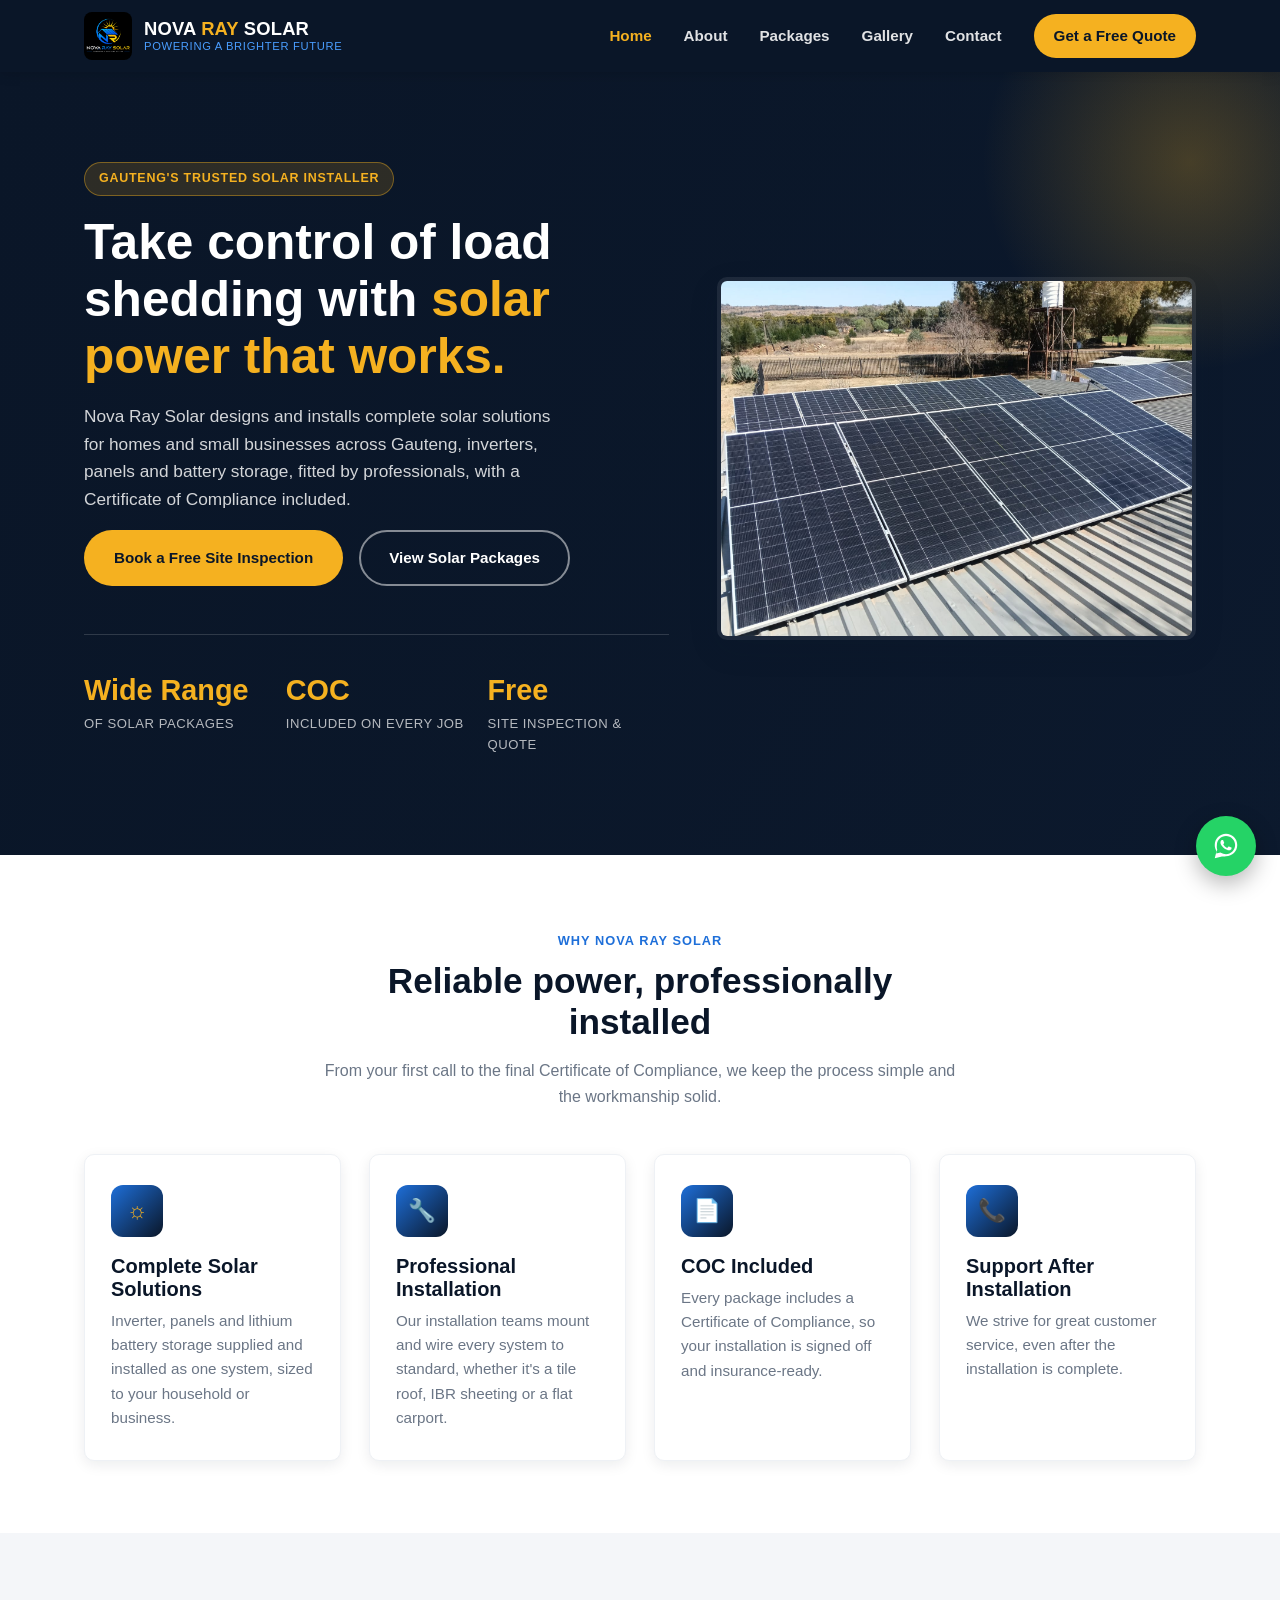
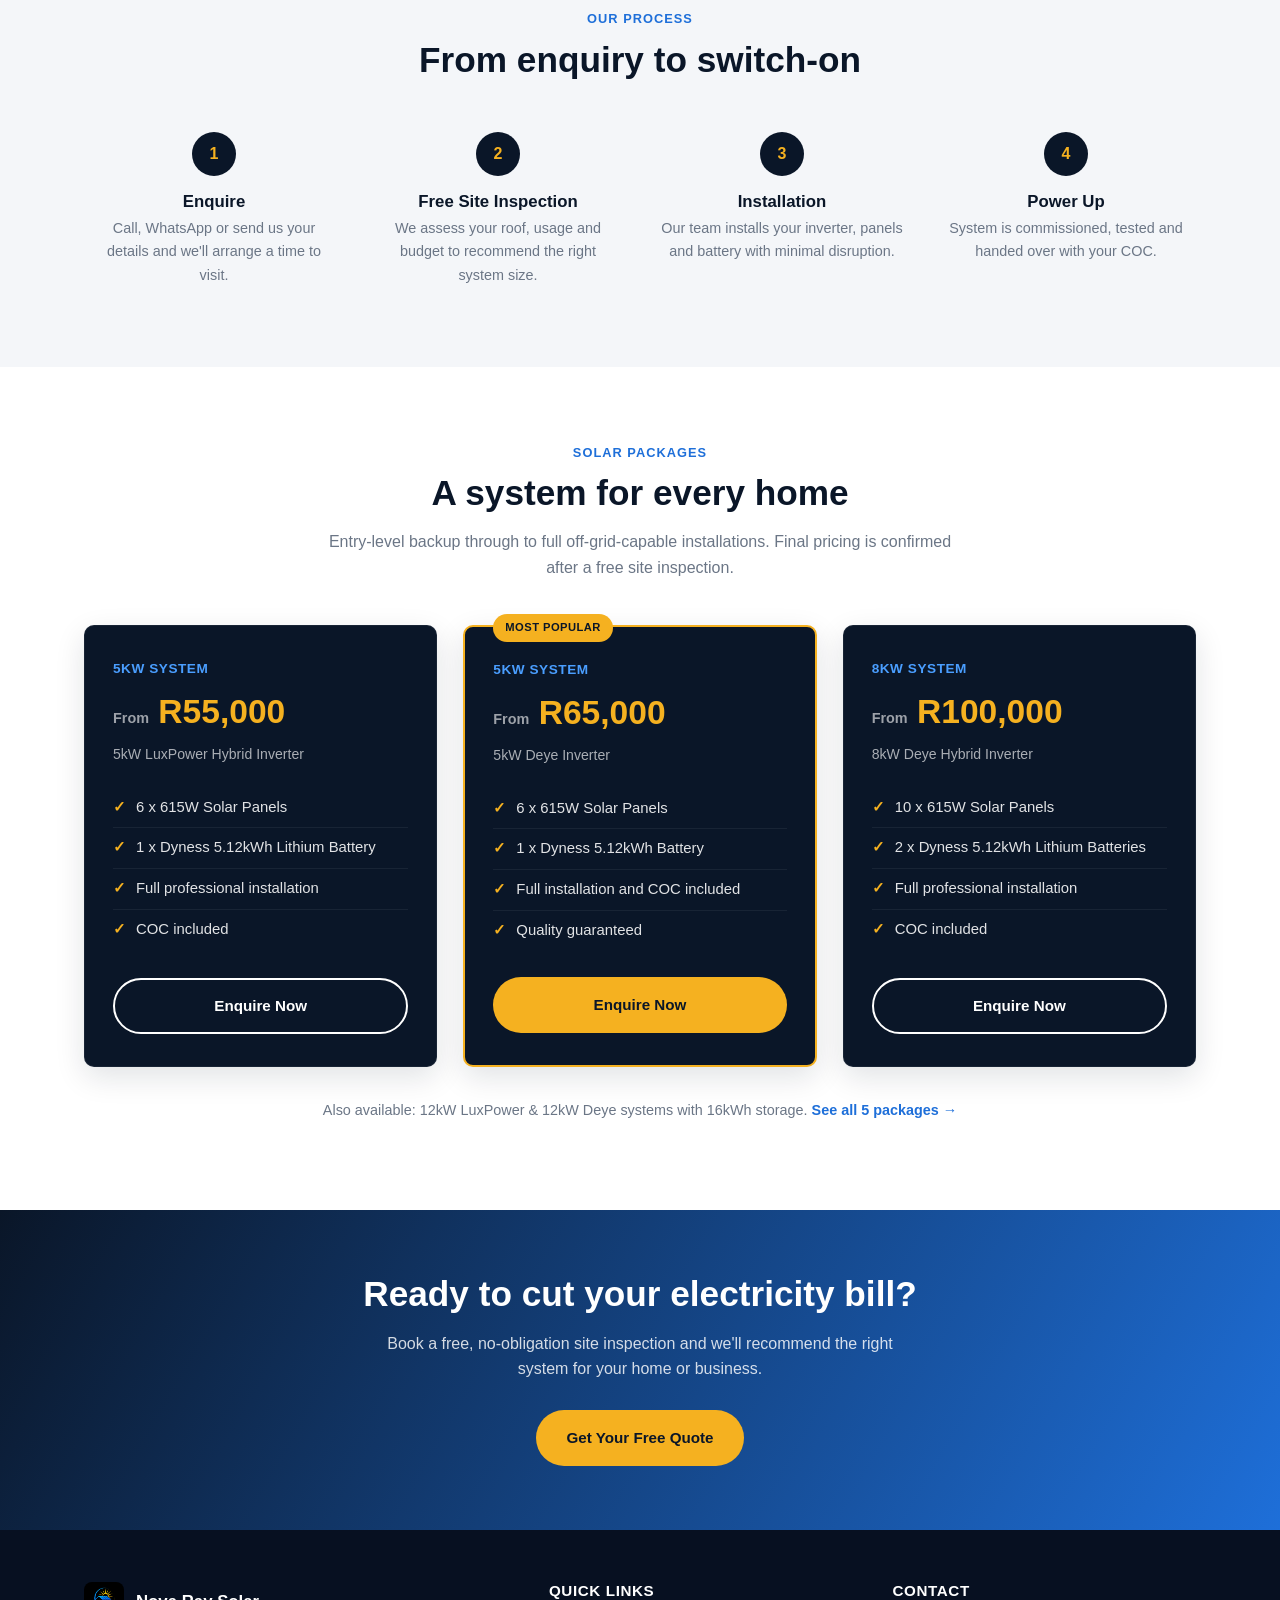
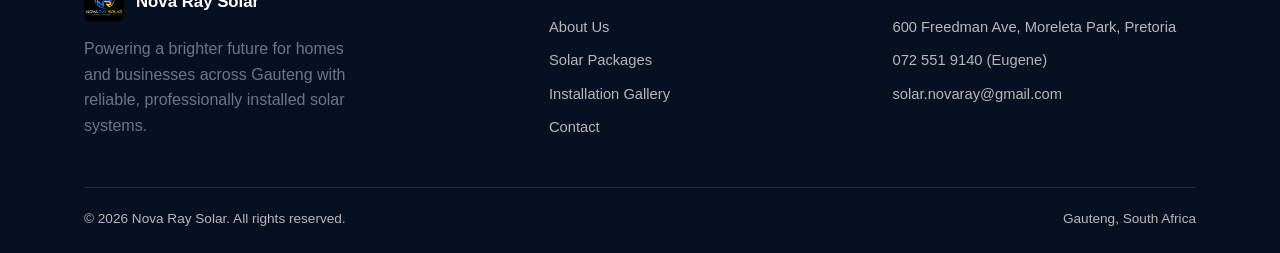
<file: index.html>
<!DOCTYPE html>
<html lang="en">
<head>
<meta charset="UTF-8">
<meta name="viewport" content="width=device-width, initial-scale=1.0">
<title>Nova Ray Solar | Solar Installation in Gauteng</title>
<meta name="description" content="Nova Ray Solar installs complete solar solutions across Gauteng and surrounds, inverters, panels and battery storage with full professional installation and COC included.">
<link rel="icon" href="images/favicon.ico" sizes="any">
<link rel="icon" type="image/png" sizes="32x32" href="images/favicon-32x32.png">
<link rel="icon" type="image/png" sizes="16x16" href="images/favicon-16x16.png">
<link rel="apple-touch-icon" sizes="180x180" href="images/apple-touch-icon.png">
<link rel="stylesheet" href="css/styles.css">
</head>
<body>

<header class="site-header">
  <div class="container header-inner">
    <a href="/" class="brand">
      <img src="images/logo.jpeg" alt="Nova Ray Solar logo">
      <div class="brand-text">
        <span class="name">NOVA <span>RAY</span> SOLAR</span>
        <span class="tagline">Powering a Brighter Future</span>
      </div>
    </a>
    <nav class="nav-links">
      <a href="/" class="active">Home</a>
      <a href="/about">About</a>
      <a href="/packages">Packages</a>
      <a href="/gallery">Gallery</a>
      <a href="/contact">Contact</a>
      <a href="/contact" class="nav-cta">Get a Free Quote</a>
    </nav>
    <button class="nav-toggle" aria-label="Toggle menu"><span></span><span></span><span></span></button>
  </div>
</header>

<section class="hero">
  <div class="container hero-inner">
    <div>
      <span class="hero-eyebrow">Gauteng's Trusted Solar Installer</span>
      <h1>Take control of load shedding with <span>solar power that works.</span></h1>
      <p class="lead">Nova Ray Solar designs and installs complete solar solutions for homes and small businesses across Gauteng, inverters, panels and battery storage, fitted by professionals, with a Certificate of Compliance included.</p>
      <div class="hero-actions">
        <a href="/contact" class="btn btn-primary">Book a Free Site Inspection</a>
        <a href="/packages" class="btn btn-outline">View Solar Packages</a>
      </div>
      <div class="hero-stats">
        <div>
          <div class="stat-num">Wide Range</div>
          <div class="stat-label">of Solar Packages</div>
        </div>
        <div>
          <div class="stat-num">COC</div>
          <div class="stat-label">Included on Every Job</div>
        </div>
        <div>
          <div class="stat-num">Free</div>
          <div class="stat-label">Site Inspection &amp; Quote</div>
        </div>
      </div>
    </div>
    <div class="hero-photo">
      <img src="images/gallery/install-06.jpeg" alt="Solar panel installation on a Gauteng home rooftop">
    </div>
  </div>
</section>

<section class="section">
  <div class="container">
    <div class="section-head">
      <span class="eyebrow">Why Nova Ray Solar</span>
      <h2>Reliable power, professionally installed</h2>
      <p>From your first call to the final Certificate of Compliance, we keep the process simple and the workmanship solid.</p>
    </div>
    <div class="feature-grid feature-grid-4">
      <div class="feature-card">
        <div class="feature-icon">&#9788;</div>
        <h3>Complete Solar Solutions</h3>
        <p>Inverter, panels and lithium battery storage supplied and installed as one system, sized to your household or business.</p>
      </div>
      <div class="feature-card">
        <div class="feature-icon">&#128295;</div>
        <h3>Professional Installation</h3>
        <p>Our installation teams mount and wire every system to standard, whether it's a tile roof, IBR sheeting or a flat carport.</p>
      </div>
      <div class="feature-card">
        <div class="feature-icon">&#128196;</div>
        <h3>COC Included</h3>
        <p>Every package includes a Certificate of Compliance, so your installation is signed off and insurance-ready.</p>
      </div>
      <div class="feature-card">
        <div class="feature-icon">&#128222;</div>
        <h3>Support After Installation</h3>
        <p>We strive for great customer service, even after the installation is complete.</p>
      </div>
    </div>
  </div>
</section>

<section class="section section-alt">
  <div class="container">
    <div class="section-head">
      <span class="eyebrow">Our Process</span>
      <h2>From enquiry to switch-on</h2>
    </div>
    <div class="steps">
      <div class="step">
        <div class="step-num">1</div>
        <h3>Enquire</h3>
        <p>Call, WhatsApp or send us your details and we'll arrange a time to visit.</p>
      </div>
      <div class="step">
        <div class="step-num">2</div>
        <h3>Free Site Inspection</h3>
        <p>We assess your roof, usage and budget to recommend the right system size.</p>
      </div>
      <div class="step">
        <div class="step-num">3</div>
        <h3>Installation</h3>
        <p>Our team installs your inverter, panels and battery with minimal disruption.</p>
      </div>
      <div class="step">
        <div class="step-num">4</div>
        <h3>Power Up</h3>
        <p>System is commissioned, tested and handed over with your COC.</p>
      </div>
    </div>
  </div>
</section>

<section class="section">
  <div class="container">
    <div class="section-head">
      <span class="eyebrow">Solar Packages</span>
      <h2>A system for every home</h2>
      <p>Entry-level backup through to full off-grid-capable installations. Final pricing is confirmed after a free site inspection.</p>
    </div>
    <div class="package-grid">
      <div class="package-card">
        <div class="package-name">5kW System</div>
        <div class="package-price"><small>From</small> R55,000</div>
        <div class="package-sub">5kW LuxPower Hybrid Inverter</div>
        <ul class="package-list">
          <li>6 x 615W Solar Panels</li>
          <li>1 x Dyness 5.12kWh Lithium Battery</li>
          <li>Full professional installation</li>
          <li>COC included</li>
        </ul>
        <a href="/contact" class="btn btn-dark-outline" style="border-color:#fff;color:#fff;">Enquire Now</a>
      </div>
      <div class="package-card featured">
        <div class="package-name">5kW System</div>
        <div class="package-price"><small>From</small> R65,000</div>
        <div class="package-sub">5kW Deye Inverter</div>
        <ul class="package-list">
          <li>6 x 615W Solar Panels</li>
          <li>1 x Dyness 5.12kWh Battery</li>
          <li>Full installation and COC included</li>
          <li>Quality guaranteed</li>
        </ul>
        <a href="/contact" class="btn btn-primary">Enquire Now</a>
      </div>
      <div class="package-card">
        <div class="package-name">8kW System</div>
        <div class="package-price"><small>From</small> R100,000</div>
        <div class="package-sub">8kW Deye Hybrid Inverter</div>
        <ul class="package-list">
          <li>10 x 615W Solar Panels</li>
          <li>2 x Dyness 5.12kWh Lithium Batteries</li>
          <li>Full professional installation</li>
          <li>COC included</li>
        </ul>
        <a href="/contact" class="btn btn-dark-outline" style="border-color:#fff;color:#fff;">Enquire Now</a>
      </div>
    </div>
    <p class="package-note">Also available: 12kW LuxPower &amp; 12kW Deye systems with 16kWh storage. <a href="/packages" style="color:var(--blue);font-weight:700;">See all 5 packages &rarr;</a></p>
  </div>
</section>

<section class="cta-band">
  <div class="container">
    <h2>Ready to cut your electricity bill?</h2>
    <p>Book a free, no-obligation site inspection and we'll recommend the right system for your home or business.</p>
    <a href="/contact" class="btn btn-primary">Get Your Free Quote</a>
  </div>
</section>

<footer class="site-footer">
  <div class="container">
    <div class="footer-grid">
      <div>
        <div class="footer-brand">
          <img src="images/logo.jpeg" alt="Nova Ray Solar logo">
          <span>Nova Ray Solar</span>
        </div>
        <p style="max-width:280px;">Powering a brighter future for homes and businesses across Gauteng with reliable, professionally installed solar systems.</p>
      </div>
      <div>
        <h4>Quick Links</h4>
        <ul>
          <li><a href="/about">About Us</a></li>
          <li><a href="/packages">Solar Packages</a></li>
          <li><a href="/gallery">Installation Gallery</a></li>
          <li><a href="/contact">Contact</a></li>
        </ul>
      </div>
      <div>
        <h4>Contact</h4>
        <ul>
          <li>600 Freedman Ave, Moreleta Park, Pretoria</li>
          <li><a href="tel:+27725519140">072 551 9140 (Eugene)</a></li>
          <li><a href="mailto:solar.novaray@gmail.com">solar.novaray@gmail.com</a></li>
        </ul>
      </div>
    </div>
    <div class="footer-bottom">
      <span>&copy; <span id="year"></span> Nova Ray Solar. All rights reserved.</span>
      <span>Gauteng, South Africa</span>
    </div>
  </div>
</footer>

<a href="https://wa.me/27725519140?text=Hi%20Nova%20Ray%20Solar%2C%20I%27d%20like%20to%20find%20out%20more%20about%20your%20solar%20packages." class="whatsapp-float" target="_blank" rel="noopener" aria-label="Chat with us on WhatsApp">
  <svg viewBox="0 0 32 32" fill="white" xmlns="http://www.w3.org/2000/svg"><path d="M16.004 3C9.376 3 4 8.373 4 15c0 2.386.7 4.605 1.907 6.47L4 29l7.72-1.87A11.9 11.9 0 0 0 16.004 27C22.63 27 28 21.627 28 15S22.63 3 16.004 3zm0 21.7c-1.99 0-3.87-.55-5.47-1.5l-.39-.23-4.58 1.11 1.13-4.46-.25-.4A9.6 9.6 0 0 1 6.3 15c0-5.36 4.35-9.7 9.7-9.7 5.36 0 9.7 4.34 9.7 9.7 0 5.35-4.34 9.7-9.7 9.7zm5.32-7.26c-.29-.15-1.72-.85-1.99-.95-.27-.1-.46-.15-.66.15-.2.29-.76.95-.93 1.15-.17.2-.34.22-.63.07-.29-.15-1.22-.45-2.33-1.44-.86-.77-1.44-1.72-1.61-2.01-.17-.29-.02-.45.13-.6.13-.13.29-.34.44-.51.15-.17.2-.29.29-.49.1-.2.05-.37-.02-.51-.07-.15-.66-1.59-.9-2.18-.24-.57-.48-.49-.66-.5h-.56c-.2 0-.51.07-.78.37-.27.29-1.02 1-1.02 2.43 0 1.43 1.05 2.82 1.19 3.01.15.2 2.06 3.14 5 4.4.7.3 1.24.48 1.67.62.7.22 1.34.19 1.84.12.56-.08 1.72-.7 1.96-1.38.24-.68.24-1.26.17-1.38-.07-.12-.26-.2-.55-.35z"/></svg>
</a>

<script src="js/main.js"></script>
</body>
</html>
</file>
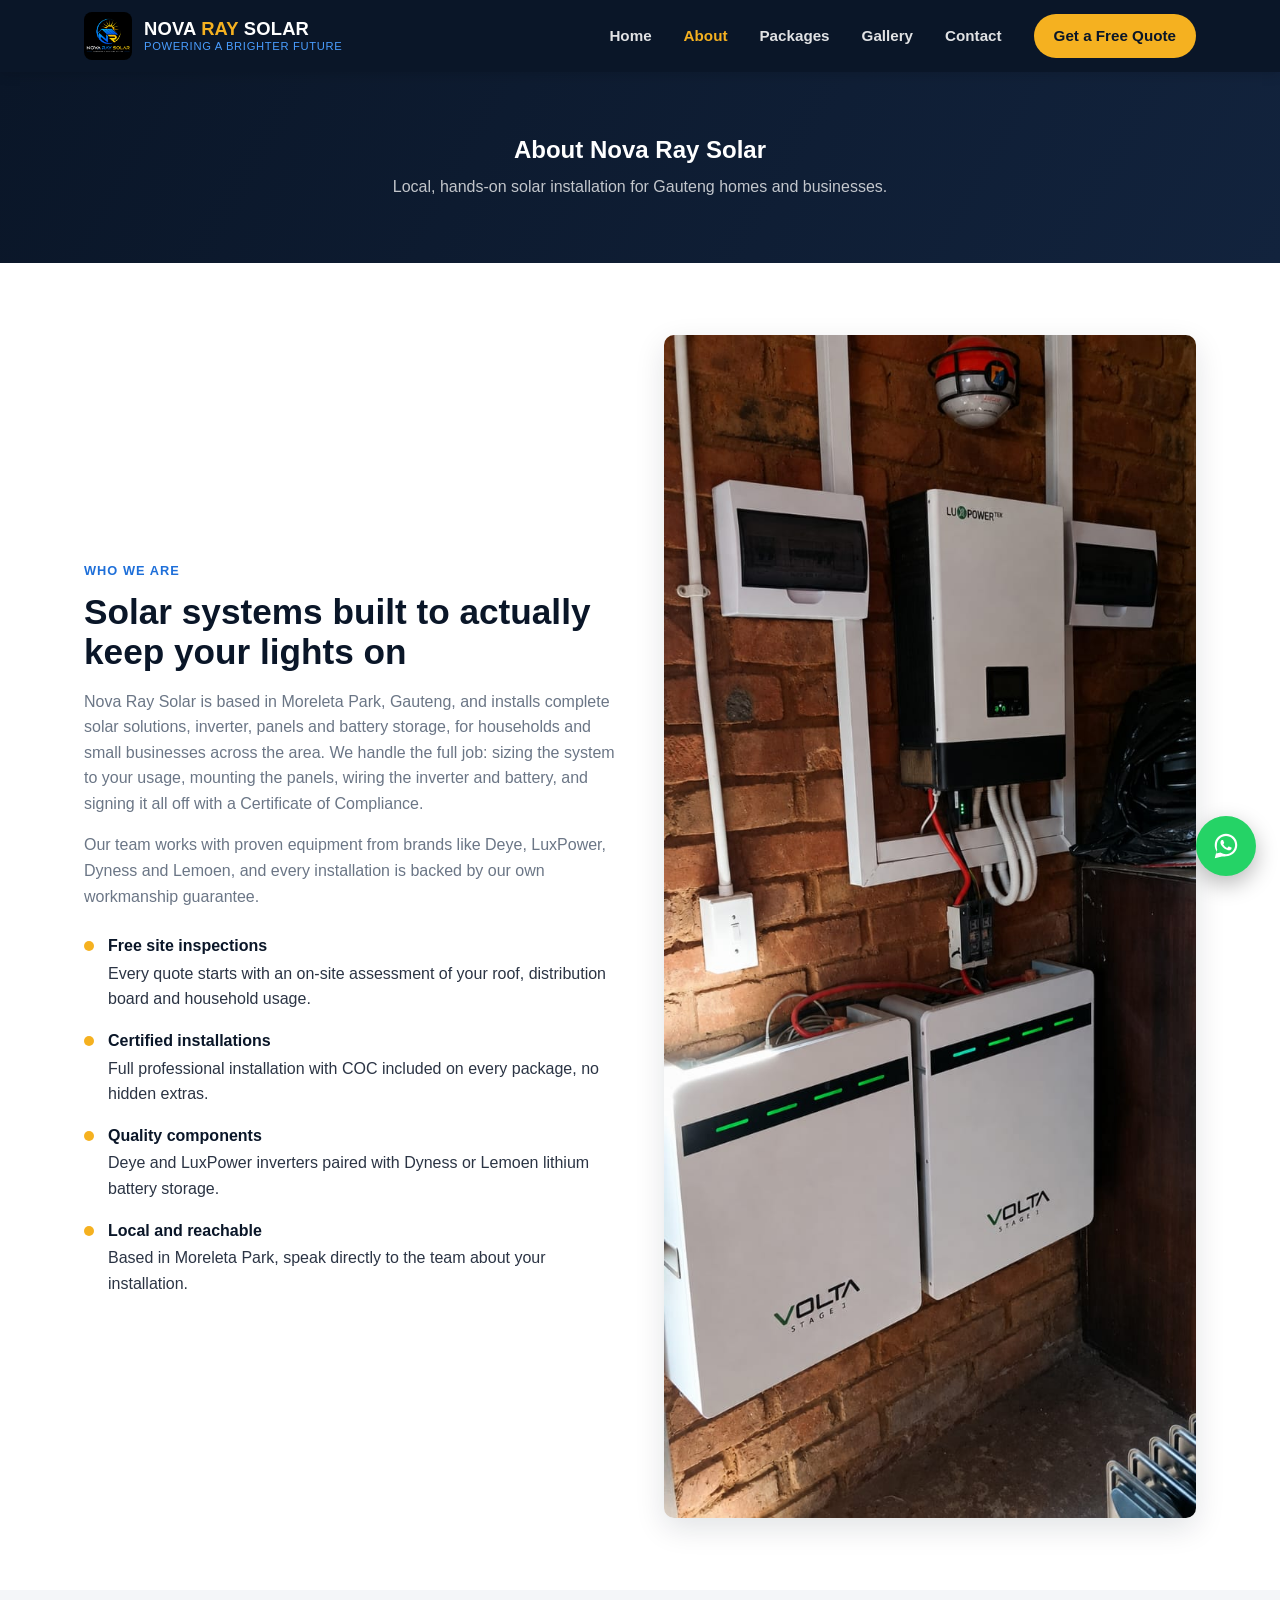
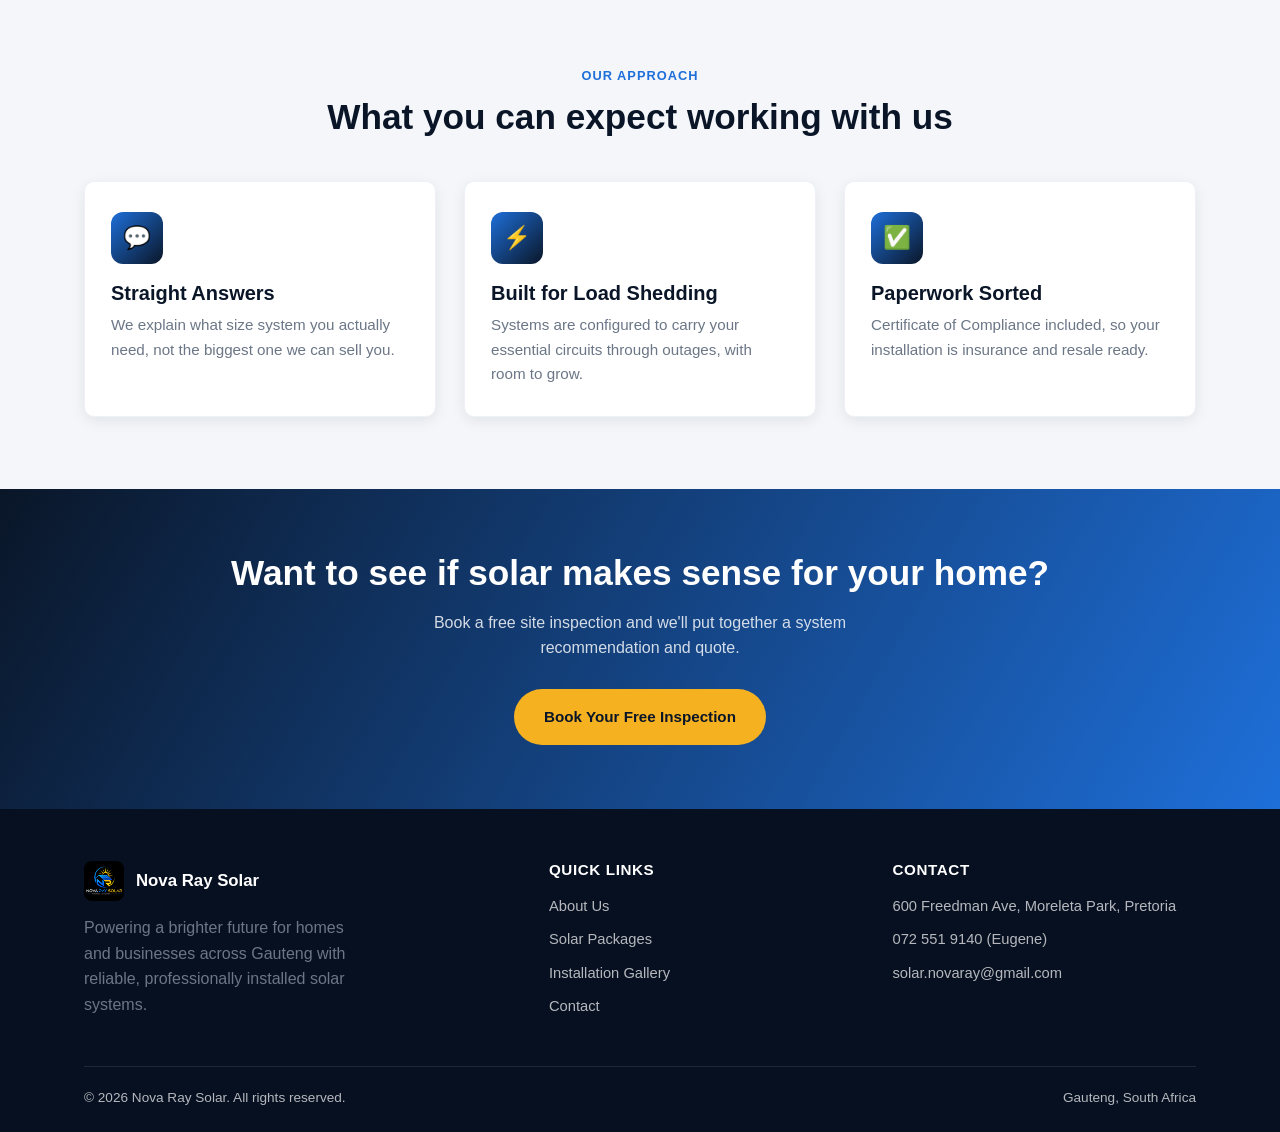
<file: about.html>
<!DOCTYPE html>
<html lang="en">
<head>
<meta charset="UTF-8">
<meta name="viewport" content="width=device-width, initial-scale=1.0">
<title>About Us | Nova Ray Solar</title>
<meta name="description" content="Nova Ray Solar is a Gauteng-based solar installation company delivering complete, professionally fitted solar solutions with a Certificate of Compliance included.">
<link rel="icon" href="images/favicon.ico" sizes="any">
<link rel="icon" type="image/png" sizes="32x32" href="images/favicon-32x32.png">
<link rel="icon" type="image/png" sizes="16x16" href="images/favicon-16x16.png">
<link rel="apple-touch-icon" sizes="180x180" href="images/apple-touch-icon.png">
<link rel="stylesheet" href="css/styles.css">
</head>
<body>

<header class="site-header">
  <div class="container header-inner">
    <a href="/" class="brand">
      <img src="images/logo.jpeg" alt="Nova Ray Solar logo">
      <div class="brand-text">
        <span class="name">NOVA <span>RAY</span> SOLAR</span>
        <span class="tagline">Powering a Brighter Future</span>
      </div>
    </a>
    <nav class="nav-links">
      <a href="/">Home</a>
      <a href="/about" class="active">About</a>
      <a href="/packages">Packages</a>
      <a href="/gallery">Gallery</a>
      <a href="/contact">Contact</a>
      <a href="/contact" class="nav-cta">Get a Free Quote</a>
    </nav>
    <button class="nav-toggle" aria-label="Toggle menu"><span></span><span></span><span></span></button>
  </div>
</header>

<section class="page-hero">
  <div class="container">
    <h1>About Nova Ray Solar</h1>
    <p>Local, hands-on solar installation for Gauteng homes and businesses.</p>
  </div>
</section>

<section class="section">
  <div class="container about-grid">
    <div>
      <span class="eyebrow">Who We Are</span>
      <h2>Solar systems built to actually keep your lights on</h2>
      <p>Nova Ray Solar is based in Moreleta Park, Gauteng, and installs complete solar solutions, inverter, panels and battery storage, for households and small businesses across the area. We handle the full job: sizing the system to your usage, mounting the panels, wiring the inverter and battery, and signing it all off with a Certificate of Compliance.</p>
      <p><!-- PLACEHOLDER: confirm exact founding year / years of combined installer experience for this paragraph --> Our team works with proven equipment from brands like Deye, LuxPower, Dyness and Lemoen, and every installation is backed by our own workmanship guarantee.</p>
      <ul class="value-list">
        <li>
          <span class="dot"></span>
          <div><strong>Free site inspections</strong>Every quote starts with an on-site assessment of your roof, distribution board and household usage.</div>
        </li>
        <li>
          <span class="dot"></span>
          <div><strong>Certified installations</strong>Full professional installation with COC included on every package, no hidden extras.</div>
        </li>
        <li>
          <span class="dot"></span>
          <div><strong>Quality components</strong>Deye and LuxPower inverters paired with Dyness or Lemoen lithium battery storage.</div>
        </li>
        <li>
          <span class="dot"></span>
          <div><strong>Local and reachable</strong>Based in Moreleta Park, speak directly to the team about your installation.</div>
        </li>
      </ul>
    </div>
    <div>
      <img src="images/gallery/install-13.jpeg" alt="Inverter and Volta battery installation by Nova Ray Solar">
    </div>
  </div>
</section>

<section class="section section-alt">
  <div class="container">
    <div class="section-head">
      <span class="eyebrow">Our Approach</span>
      <h2>What you can expect working with us</h2>
    </div>
    <div class="feature-grid">
      <div class="feature-card">
        <div class="feature-icon">&#128172;</div>
        <h3>Straight Answers</h3>
        <p>We explain what size system you actually need, not the biggest one we can sell you.</p>
      </div>
      <div class="feature-card">
        <div class="feature-icon">&#9889;</div>
        <h3>Built for Load Shedding</h3>
        <p>Systems are configured to carry your essential circuits through outages, with room to grow.</p>
      </div>
      <div class="feature-card">
        <div class="feature-icon">&#9989;</div>
        <h3>Paperwork Sorted</h3>
        <p>Certificate of Compliance included, so your installation is insurance and resale ready.</p>
      </div>
    </div>
  </div>
</section>

<section class="cta-band">
  <div class="container">
    <h2>Want to see if solar makes sense for your home?</h2>
    <p>Book a free site inspection and we'll put together a system recommendation and quote.</p>
    <a href="/contact" class="btn btn-primary">Book Your Free Inspection</a>
  </div>
</section>

<footer class="site-footer">
  <div class="container">
    <div class="footer-grid">
      <div>
        <div class="footer-brand">
          <img src="images/logo.jpeg" alt="Nova Ray Solar logo">
          <span>Nova Ray Solar</span>
        </div>
        <p style="max-width:280px;">Powering a brighter future for homes and businesses across Gauteng with reliable, professionally installed solar systems.</p>
      </div>
      <div>
        <h4>Quick Links</h4>
        <ul>
          <li><a href="/about">About Us</a></li>
          <li><a href="/packages">Solar Packages</a></li>
          <li><a href="/gallery">Installation Gallery</a></li>
          <li><a href="/contact">Contact</a></li>
        </ul>
      </div>
      <div>
        <h4>Contact</h4>
        <ul>
          <li>600 Freedman Ave, Moreleta Park, Pretoria</li>
          <li><a href="tel:+27725519140">072 551 9140 (Eugene)</a></li>
          <li><a href="mailto:solar.novaray@gmail.com">solar.novaray@gmail.com</a></li>
        </ul>
      </div>
    </div>
    <div class="footer-bottom">
      <span>&copy; <span id="year"></span> Nova Ray Solar. All rights reserved.</span>
      <span>Gauteng, South Africa</span>
    </div>
  </div>
</footer>

<a href="https://wa.me/27725519140?text=Hi%20Nova%20Ray%20Solar%2C%20I%27d%20like%20to%20find%20out%20more%20about%20your%20solar%20packages." class="whatsapp-float" target="_blank" rel="noopener" aria-label="Chat with us on WhatsApp">
  <svg viewBox="0 0 32 32" fill="white" xmlns="http://www.w3.org/2000/svg"><path d="M16.004 3C9.376 3 4 8.373 4 15c0 2.386.7 4.605 1.907 6.47L4 29l7.72-1.87A11.9 11.9 0 0 0 16.004 27C22.63 27 28 21.627 28 15S22.63 3 16.004 3zm0 21.7c-1.99 0-3.87-.55-5.47-1.5l-.39-.23-4.58 1.11 1.13-4.46-.25-.4A9.6 9.6 0 0 1 6.3 15c0-5.36 4.35-9.7 9.7-9.7 5.36 0 9.7 4.34 9.7 9.7 0 5.35-4.34 9.7-9.7 9.7zm5.32-7.26c-.29-.15-1.72-.85-1.99-.95-.27-.1-.46-.15-.66.15-.2.29-.76.95-.93 1.15-.17.2-.34.22-.63.07-.29-.15-1.22-.45-2.33-1.44-.86-.77-1.44-1.72-1.61-2.01-.17-.29-.02-.45.13-.6.13-.13.29-.34.44-.51.15-.17.2-.29.29-.49.1-.2.05-.37-.02-.51-.07-.15-.66-1.59-.9-2.18-.24-.57-.48-.49-.66-.5h-.56c-.2 0-.51.07-.78.37-.27.29-1.02 1-1.02 2.43 0 1.43 1.05 2.82 1.19 3.01.15.2 2.06 3.14 5 4.4.7.3 1.24.48 1.67.62.7.22 1.34.19 1.84.12.56-.08 1.72-.7 1.96-1.38.24-.68.24-1.26.17-1.38-.07-.12-.26-.2-.55-.35z"/></svg>
</a>

<script src="js/main.js"></script>
</body>
</html>
</file>
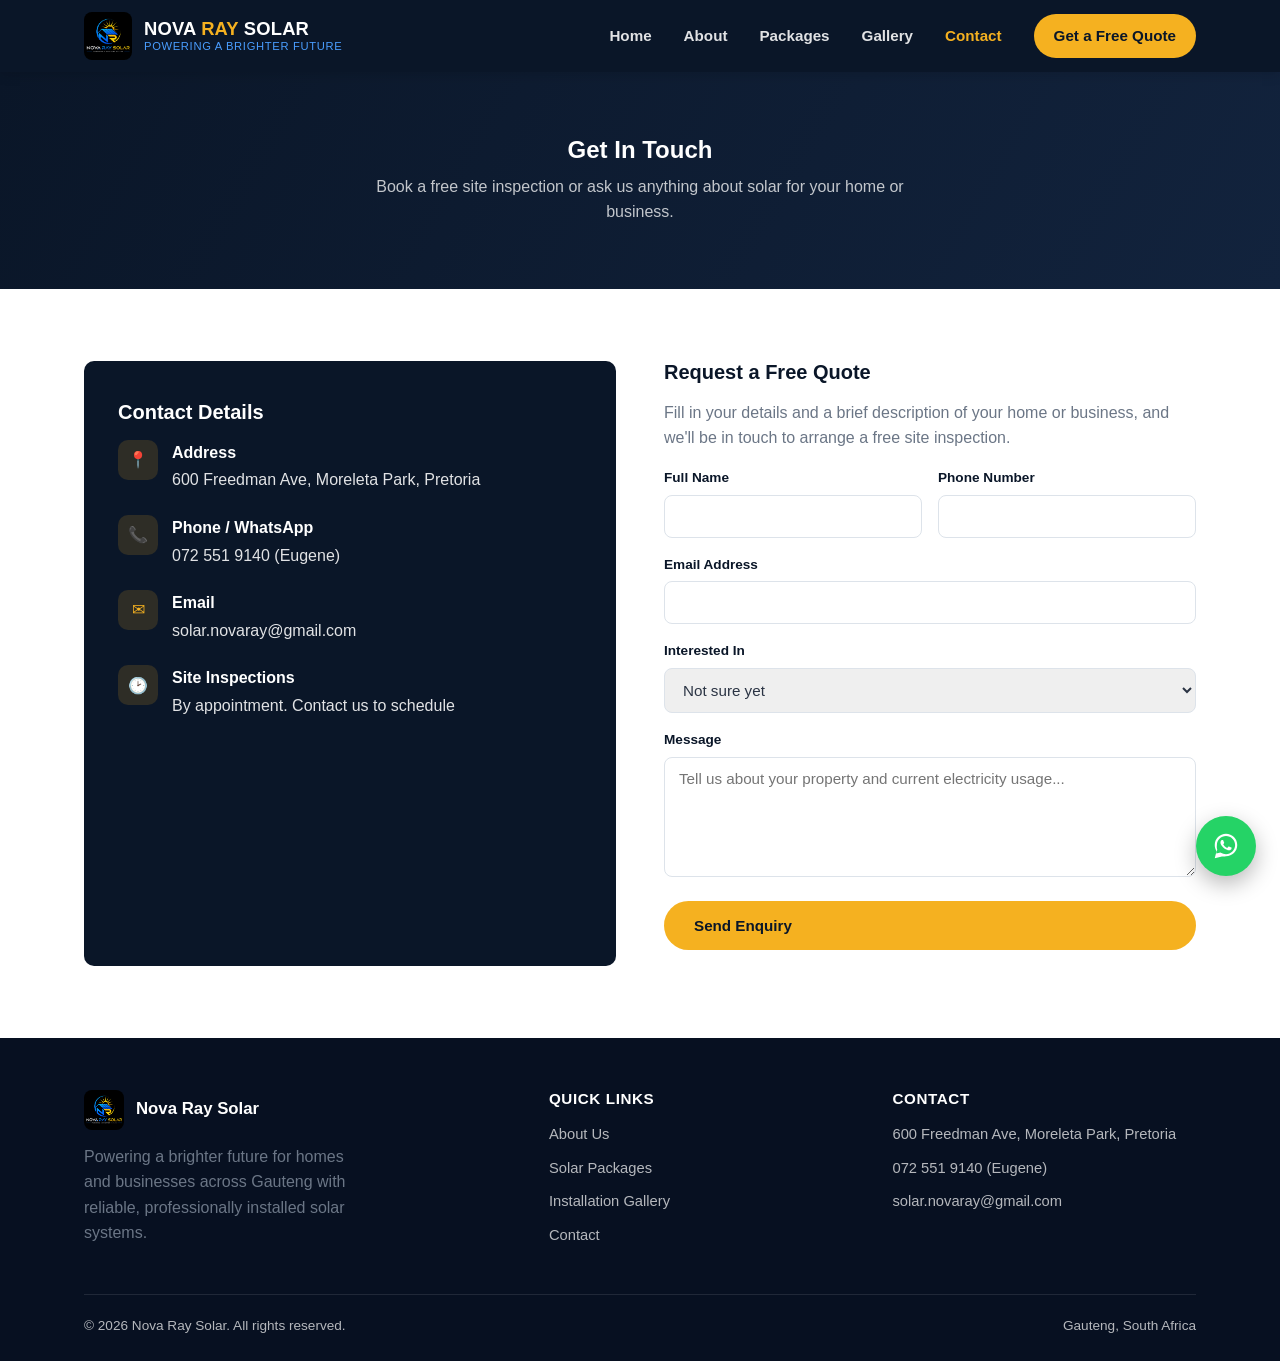
<file: contact.html>
<!DOCTYPE html>
<html lang="en">
<head>
<meta charset="UTF-8">
<meta name="viewport" content="width=device-width, initial-scale=1.0">
<title>Contact Us | Nova Ray Solar</title>
<meta name="description" content="Get in touch with Nova Ray Solar for a free solar site inspection and quote. Based in Moreleta Park, Gauteng.">
<link rel="icon" href="images/favicon.ico" sizes="any">
<link rel="icon" type="image/png" sizes="32x32" href="images/favicon-32x32.png">
<link rel="icon" type="image/png" sizes="16x16" href="images/favicon-16x16.png">
<link rel="apple-touch-icon" sizes="180x180" href="images/apple-touch-icon.png">
<link rel="stylesheet" href="css/styles.css">
</head>
<body>

<header class="site-header">
  <div class="container header-inner">
    <a href="/" class="brand">
      <img src="images/logo.jpeg" alt="Nova Ray Solar logo">
      <div class="brand-text">
        <span class="name">NOVA <span>RAY</span> SOLAR</span>
        <span class="tagline">Powering a Brighter Future</span>
      </div>
    </a>
    <nav class="nav-links">
      <a href="/">Home</a>
      <a href="/about">About</a>
      <a href="/packages">Packages</a>
      <a href="/gallery">Gallery</a>
      <a href="/contact" class="active">Contact</a>
      <a href="/contact" class="nav-cta">Get a Free Quote</a>
    </nav>
    <button class="nav-toggle" aria-label="Toggle menu"><span></span><span></span><span></span></button>
  </div>
</header>

<section class="page-hero">
  <div class="container">
    <h1>Get In Touch</h1>
    <p>Book a free site inspection or ask us anything about solar for your home or business.</p>
  </div>
</section>

<section class="section">
  <div class="container contact-grid">

    <div class="contact-card">
      <h3>Contact Details</h3>
      <div class="contact-item">
        <div class="icon">&#128205;</div>
        <div>
          <strong>Address</strong>
          <span>600 Freedman Ave, Moreleta Park, Pretoria</span>
        </div>
      </div>
      <div class="contact-item">
        <div class="icon">&#128222;</div>
        <div>
          <strong>Phone / WhatsApp</strong>
          <a href="tel:+27725519140">072 551 9140 (Eugene)</a>
        </div>
      </div>
      <div class="contact-item">
        <div class="icon">&#9993;</div>
        <div>
          <strong>Email</strong>
          <a href="mailto:solar.novaray@gmail.com">solar.novaray@gmail.com</a>
        </div>
      </div>
      <div class="contact-item">
        <div class="icon">&#128337;</div>
        <div>
          <strong>Site Inspections</strong>
          <span><!-- PLACEHOLDER: confirm operating hours / days available for site inspections --> By appointment. Contact us to schedule</span>
        </div>
      </div>
    </div>

    <div>
      <h3>Request a Free Quote</h3>
      <p>Fill in your details and a brief description of your home or business, and we'll be in touch to arrange a free site inspection.</p>
      <!-- Enquiries are delivered by FormSubmit (formsubmit.co) to solar.novaray@gmail.com. js/main.js posts to FormSubmit's AJAX endpoint and falls back to a pre-filled WhatsApp message if that fails; the action below is the no-JavaScript fallback. -->
      <form id="contact-form" action="https://formsubmit.co/solar.novaray@gmail.com" method="POST">
        <input type="hidden" name="_subject" value="New website enquiry - Nova Ray Solar">
        <input type="hidden" name="_template" value="table">
        <input type="hidden" name="_captcha" value="false">
        <input type="text" name="_honey" class="form-honey" tabindex="-1" autocomplete="off" aria-hidden="true">
        <div class="form-row">
          <div>
            <label for="name">Full Name</label>
            <input type="text" id="name" name="name" required>
          </div>
          <div>
            <label for="phone">Phone Number</label>
            <input type="tel" id="phone" name="phone" required>
          </div>
        </div>
        <div>
          <label for="email">Email Address</label>
          <input type="email" id="email" name="email" required>
        </div>
        <div>
          <label for="package">Interested In</label>
          <select id="package" name="package">
            <option value="Not sure yet">Not sure yet</option>
            <option value="5kW System (LuxPower) - from R55,000">5kW System (LuxPower) - from R55,000</option>
            <option value="5kW System (Deye) - from R65,000">5kW System (Deye) - from R65,000</option>
            <option value="8kW System (Deye) - from R100,000">8kW System (Deye) - from R100,000</option>
            <option value="12kW System (LuxPower) - from R105,000">12kW System (LuxPower) - from R105,000</option>
            <option value="12kW System (Deye) - from R128,000">12kW System (Deye) - from R128,000</option>
          </select>
        </div>
        <div>
          <label for="message">Message</label>
          <textarea id="message" name="message" placeholder="Tell us about your property and current electricity usage..."></textarea>
        </div>
        <button type="submit" class="btn btn-primary">Send Enquiry</button>
        <p class="form-note" id="form-status"></p>
      </form>
    </div>

  </div>
</section>

<footer class="site-footer">
  <div class="container">
    <div class="footer-grid">
      <div>
        <div class="footer-brand">
          <img src="images/logo.jpeg" alt="Nova Ray Solar logo">
          <span>Nova Ray Solar</span>
        </div>
        <p style="max-width:280px;">Powering a brighter future for homes and businesses across Gauteng with reliable, professionally installed solar systems.</p>
      </div>
      <div>
        <h4>Quick Links</h4>
        <ul>
          <li><a href="/about">About Us</a></li>
          <li><a href="/packages">Solar Packages</a></li>
          <li><a href="/gallery">Installation Gallery</a></li>
          <li><a href="/contact">Contact</a></li>
        </ul>
      </div>
      <div>
        <h4>Contact</h4>
        <ul>
          <li>600 Freedman Ave, Moreleta Park, Pretoria</li>
          <li><a href="tel:+27725519140">072 551 9140 (Eugene)</a></li>
          <li><a href="mailto:solar.novaray@gmail.com">solar.novaray@gmail.com</a></li>
        </ul>
      </div>
    </div>
    <div class="footer-bottom">
      <span>&copy; <span id="year"></span> Nova Ray Solar. All rights reserved.</span>
      <span>Gauteng, South Africa</span>
    </div>
  </div>
</footer>

<a href="https://wa.me/27725519140?text=Hi%20Nova%20Ray%20Solar%2C%20I%27d%20like%20to%20find%20out%20more%20about%20your%20solar%20packages." class="whatsapp-float" target="_blank" rel="noopener" aria-label="Chat with us on WhatsApp">
  <svg viewBox="0 0 32 32" fill="white" xmlns="http://www.w3.org/2000/svg"><path d="M16.004 3C9.376 3 4 8.373 4 15c0 2.386.7 4.605 1.907 6.47L4 29l7.72-1.87A11.9 11.9 0 0 0 16.004 27C22.63 27 28 21.627 28 15S22.63 3 16.004 3zm0 21.7c-1.99 0-3.87-.55-5.47-1.5l-.39-.23-4.58 1.11 1.13-4.46-.25-.4A9.6 9.6 0 0 1 6.3 15c0-5.36 4.35-9.7 9.7-9.7 5.36 0 9.7 4.34 9.7 9.7 0 5.35-4.34 9.7-9.7 9.7zm5.32-7.26c-.29-.15-1.72-.85-1.99-.95-.27-.1-.46-.15-.66.15-.2.29-.76.95-.93 1.15-.17.2-.34.22-.63.07-.29-.15-1.22-.45-2.33-1.44-.86-.77-1.44-1.72-1.61-2.01-.17-.29-.02-.45.13-.6.13-.13.29-.34.44-.51.15-.17.2-.29.29-.49.1-.2.05-.37-.02-.51-.07-.15-.66-1.59-.9-2.18-.24-.57-.48-.49-.66-.5h-.56c-.2 0-.51.07-.78.37-.27.29-1.02 1-1.02 2.43 0 1.43 1.05 2.82 1.19 3.01.15.2 2.06 3.14 5 4.4.7.3 1.24.48 1.67.62.7.22 1.34.19 1.84.12.56-.08 1.72-.7 1.96-1.38.24-.68.24-1.26.17-1.38-.07-.12-.26-.2-.55-.35z"/></svg>
</a>

<script src="js/main.js"></script>
</body>
</html>
</file>
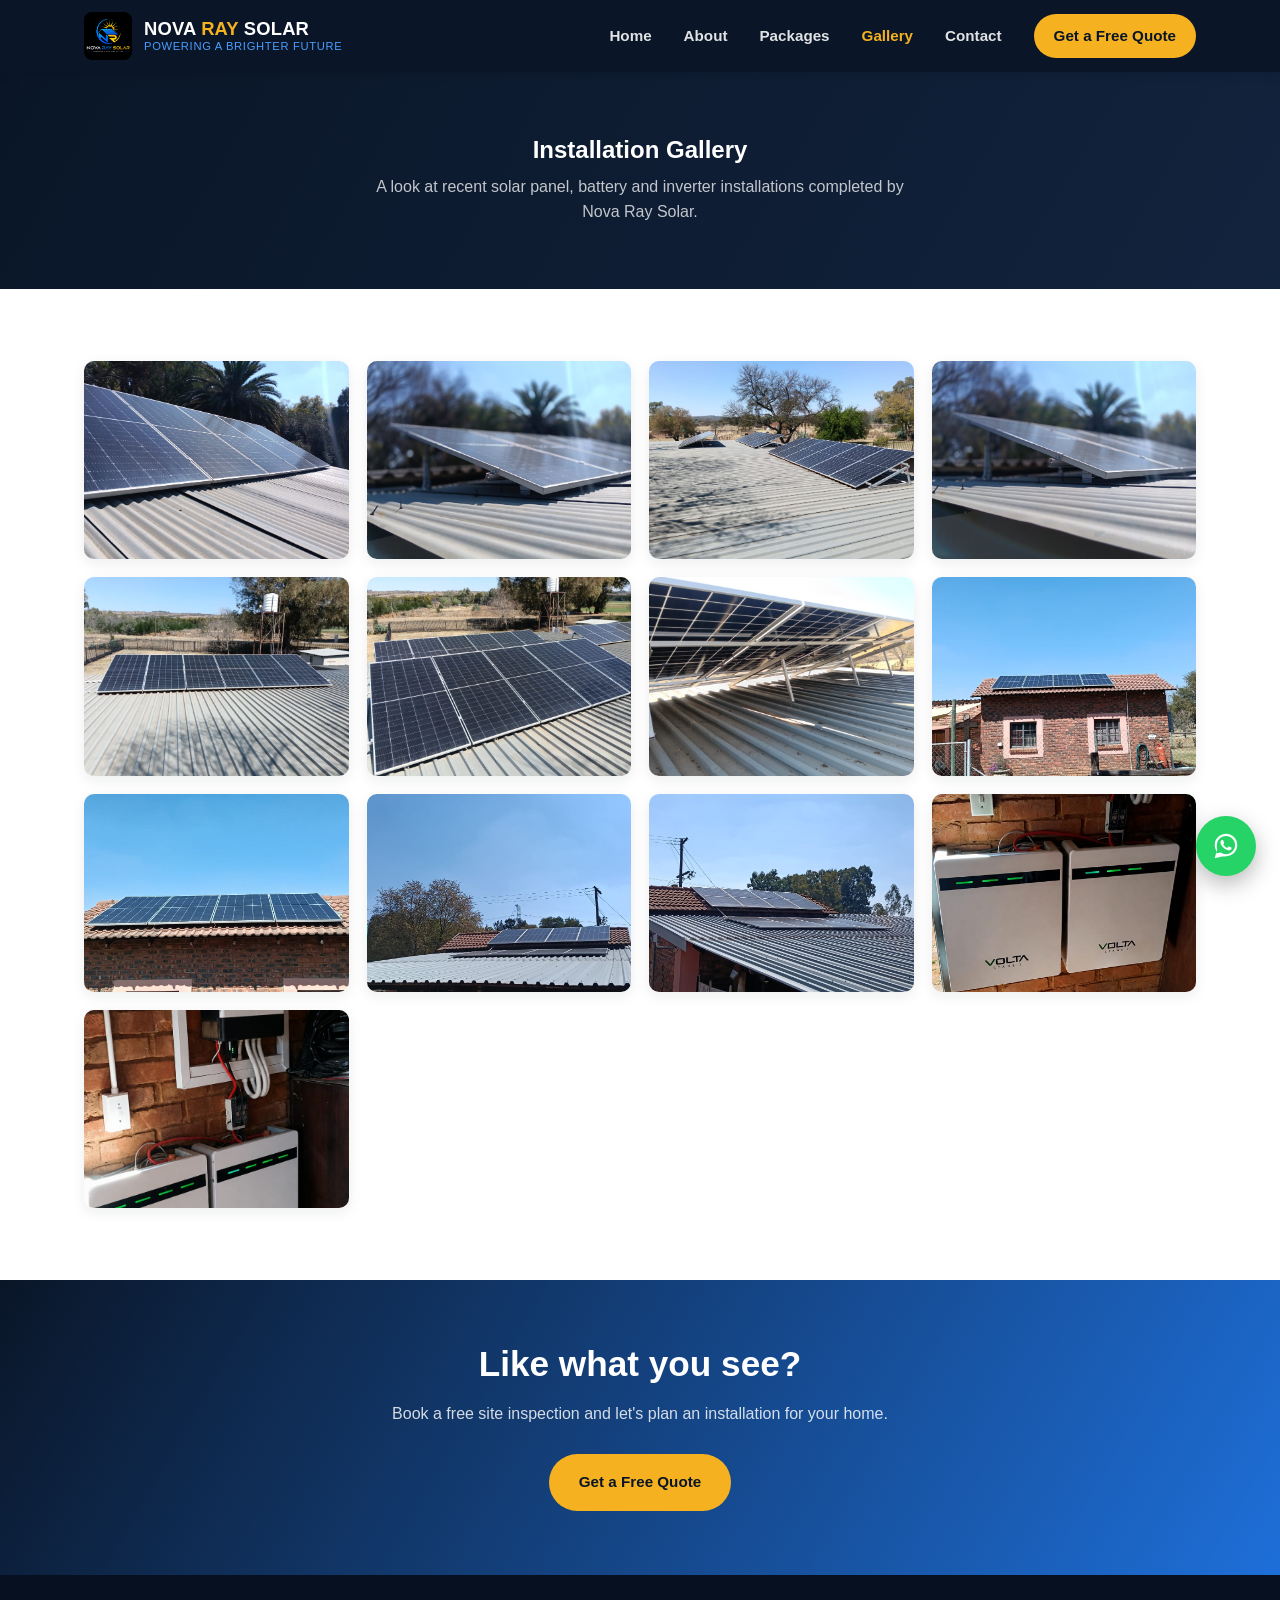
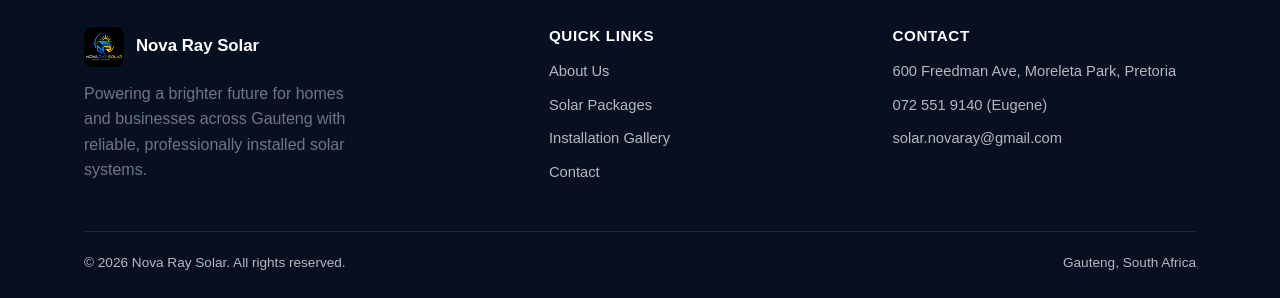
<file: gallery.html>
<!DOCTYPE html>
<html lang="en">
<head>
<meta charset="UTF-8">
<meta name="viewport" content="width=device-width, initial-scale=1.0">
<title>Installation Gallery | Nova Ray Solar</title>
<meta name="description" content="Recent solar installations by Nova Ray Solar. Rooftop panels, mounting structures, inverters and battery storage installed across Gauteng.">
<link rel="icon" href="images/favicon.ico" sizes="any">
<link rel="icon" type="image/png" sizes="32x32" href="images/favicon-32x32.png">
<link rel="icon" type="image/png" sizes="16x16" href="images/favicon-16x16.png">
<link rel="apple-touch-icon" sizes="180x180" href="images/apple-touch-icon.png">
<link rel="stylesheet" href="css/styles.css">
</head>
<body>

<header class="site-header">
  <div class="container header-inner">
    <a href="/" class="brand">
      <img src="images/logo.jpeg" alt="Nova Ray Solar logo">
      <div class="brand-text">
        <span class="name">NOVA <span>RAY</span> SOLAR</span>
        <span class="tagline">Powering a Brighter Future</span>
      </div>
    </a>
    <nav class="nav-links">
      <a href="/">Home</a>
      <a href="/about">About</a>
      <a href="/packages">Packages</a>
      <a href="/gallery" class="active">Gallery</a>
      <a href="/contact">Contact</a>
      <a href="/contact" class="nav-cta">Get a Free Quote</a>
    </nav>
    <button class="nav-toggle" aria-label="Toggle menu"><span></span><span></span><span></span></button>
  </div>
</header>

<section class="page-hero">
  <div class="container">
    <h1>Installation Gallery</h1>
    <p>A look at recent solar panel, battery and inverter installations completed by Nova Ray Solar.</p>
  </div>
</section>

<section class="section">
  <div class="container">
    <div class="gallery-grid">
      <figure><img src="images/gallery/install-01.jpeg" alt="Solar panels mounted on a corrugated roof with palm trees in the background"></figure>
      <figure><img src="images/gallery/install-02.jpeg" alt="Close-up of solar panel mounting bracket on a roof"></figure>
      <figure><img src="images/gallery/install-03.jpeg" alt="Row of solar panels installed on a farmhouse roof"></figure>
      <figure><img src="images/gallery/install-04.jpeg" alt="Close-up of solar panel edge and roof mounting hardware"></figure>
      <figure><img src="images/gallery/install-05.jpeg" alt="Solar panel array on a rural property roof"></figure>
      <figure><img src="images/gallery/install-06.jpeg" alt="Wide angle view of solar panels on a farm roof with water tower"></figure>
      <figure><img src="images/gallery/install-07.jpeg" alt="Underside view of solar panel mounting structure and wiring"></figure>
      <figure><img src="images/gallery/install-08.jpeg" alt="Solar panels installed on a red tile roof"></figure>
      <figure><img src="images/gallery/install-09.jpeg" alt="Close-up of solar panels on a tiled roof"></figure>
      <figure><img src="images/gallery/install-10.jpeg" alt="Solar panels on a metal roof with distant view of second array"></figure>
      <figure><img src="images/gallery/install-11.jpeg" alt="Solar panels fitted on a tiled roof dormer section"></figure>
      <figure><img src="images/gallery/install-12.jpeg" alt="Volta battery storage units installed on a brick wall"></figure>
      <figure><img src="images/gallery/install-13.jpeg" alt="LuxPower inverter with Volta battery storage and distribution boards installed"></figure>
    </div>
  </div>
</section>

<section class="cta-band">
  <div class="container">
    <h2>Like what you see?</h2>
    <p>Book a free site inspection and let's plan an installation for your home.</p>
    <a href="/contact" class="btn btn-primary">Get a Free Quote</a>
  </div>
</section>

<footer class="site-footer">
  <div class="container">
    <div class="footer-grid">
      <div>
        <div class="footer-brand">
          <img src="images/logo.jpeg" alt="Nova Ray Solar logo">
          <span>Nova Ray Solar</span>
        </div>
        <p style="max-width:280px;">Powering a brighter future for homes and businesses across Gauteng with reliable, professionally installed solar systems.</p>
      </div>
      <div>
        <h4>Quick Links</h4>
        <ul>
          <li><a href="/about">About Us</a></li>
          <li><a href="/packages">Solar Packages</a></li>
          <li><a href="/gallery">Installation Gallery</a></li>
          <li><a href="/contact">Contact</a></li>
        </ul>
      </div>
      <div>
        <h4>Contact</h4>
        <ul>
          <li>600 Freedman Ave, Moreleta Park, Pretoria</li>
          <li><a href="tel:+27725519140">072 551 9140 (Eugene)</a></li>
          <li><a href="mailto:solar.novaray@gmail.com">solar.novaray@gmail.com</a></li>
        </ul>
      </div>
    </div>
    <div class="footer-bottom">
      <span>&copy; <span id="year"></span> Nova Ray Solar. All rights reserved.</span>
      <span>Gauteng, South Africa</span>
    </div>
  </div>
</footer>

<a href="https://wa.me/27725519140?text=Hi%20Nova%20Ray%20Solar%2C%20I%27d%20like%20to%20find%20out%20more%20about%20your%20solar%20packages." class="whatsapp-float" target="_blank" rel="noopener" aria-label="Chat with us on WhatsApp">
  <svg viewBox="0 0 32 32" fill="white" xmlns="http://www.w3.org/2000/svg"><path d="M16.004 3C9.376 3 4 8.373 4 15c0 2.386.7 4.605 1.907 6.47L4 29l7.72-1.87A11.9 11.9 0 0 0 16.004 27C22.63 27 28 21.627 28 15S22.63 3 16.004 3zm0 21.7c-1.99 0-3.87-.55-5.47-1.5l-.39-.23-4.58 1.11 1.13-4.46-.25-.4A9.6 9.6 0 0 1 6.3 15c0-5.36 4.35-9.7 9.7-9.7 5.36 0 9.7 4.34 9.7 9.7 0 5.35-4.34 9.7-9.7 9.7zm5.32-7.26c-.29-.15-1.72-.85-1.99-.95-.27-.1-.46-.15-.66.15-.2.29-.76.95-.93 1.15-.17.2-.34.22-.63.07-.29-.15-1.22-.45-2.33-1.44-.86-.77-1.44-1.72-1.61-2.01-.17-.29-.02-.45.13-.6.13-.13.29-.34.44-.51.15-.17.2-.29.29-.49.1-.2.05-.37-.02-.51-.07-.15-.66-1.59-.9-2.18-.24-.57-.48-.49-.66-.5h-.56c-.2 0-.51.07-.78.37-.27.29-1.02 1-1.02 2.43 0 1.43 1.05 2.82 1.19 3.01.15.2 2.06 3.14 5 4.4.7.3 1.24.48 1.67.62.7.22 1.34.19 1.84.12.56-.08 1.72-.7 1.96-1.38.24-.68.24-1.26.17-1.38-.07-.12-.26-.2-.55-.35z"/></svg>
</a>

<script src="js/main.js"></script>
</body>
</html>
</file>
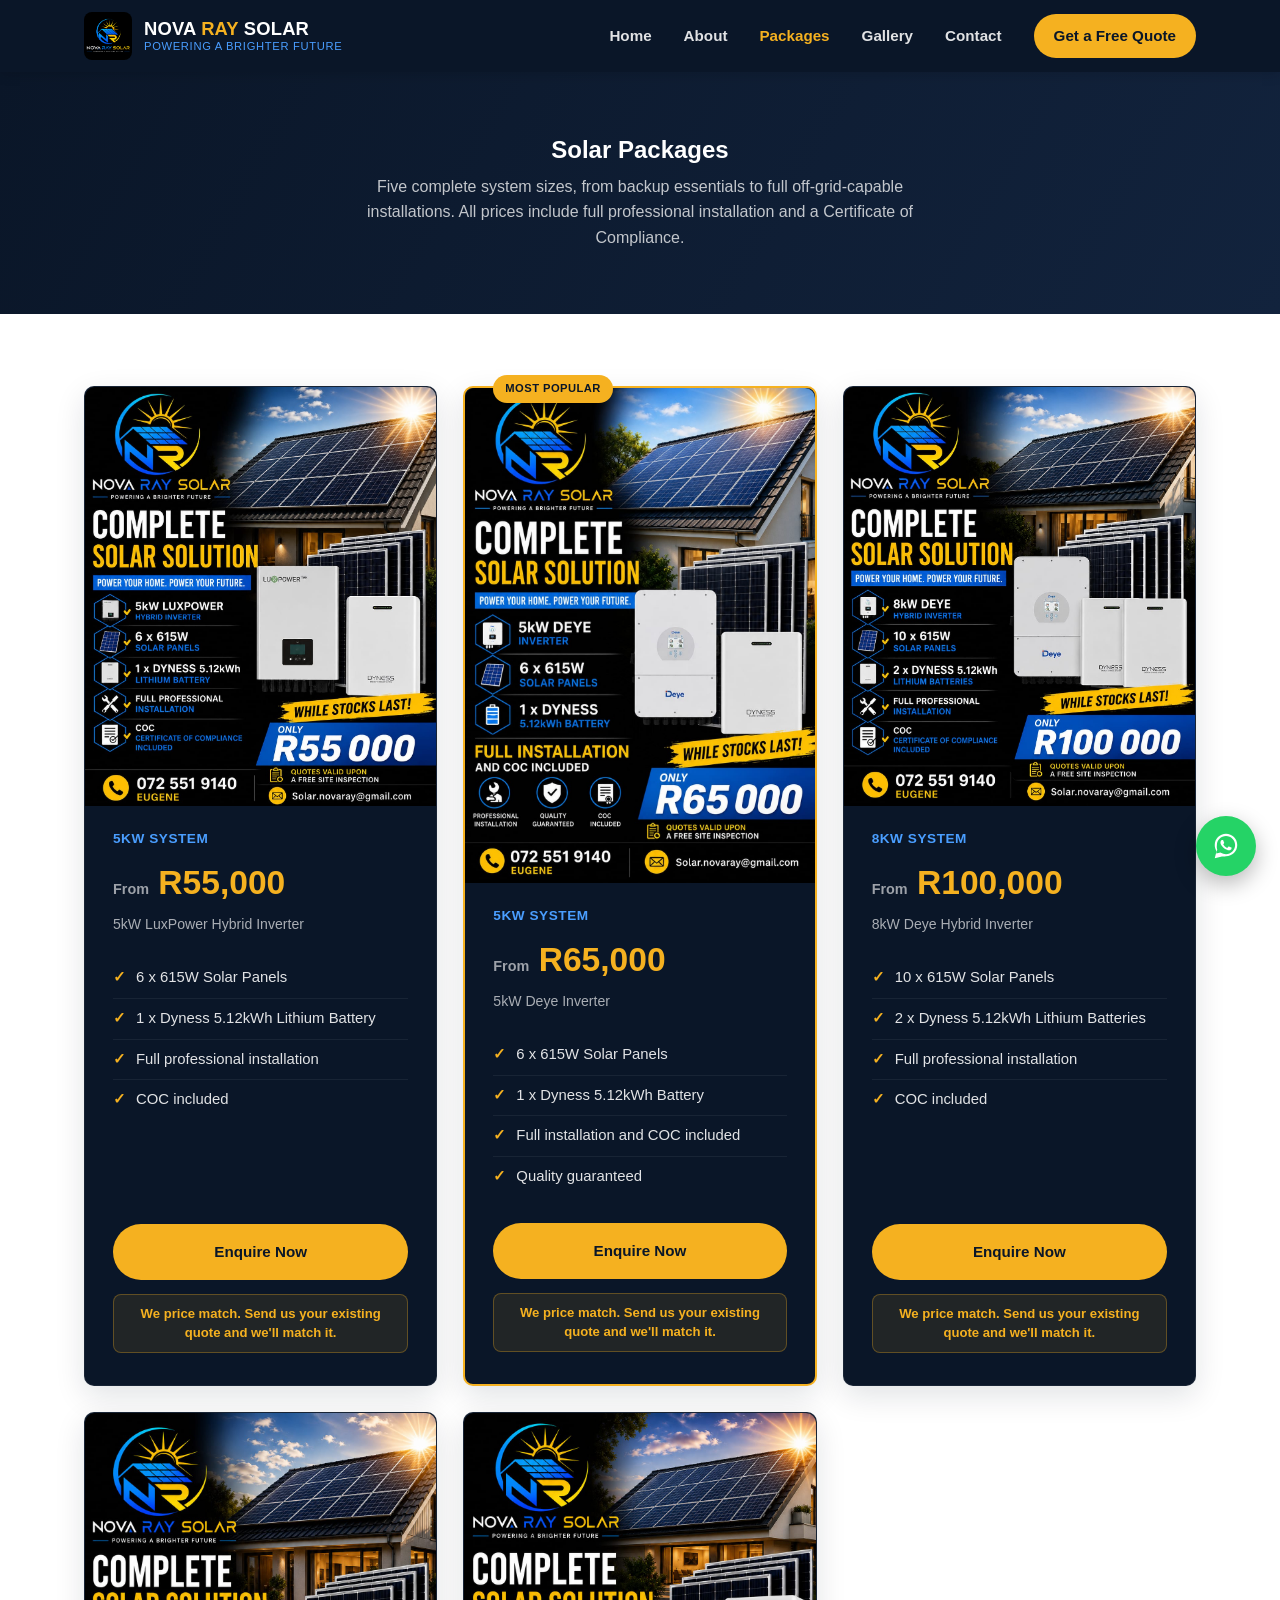
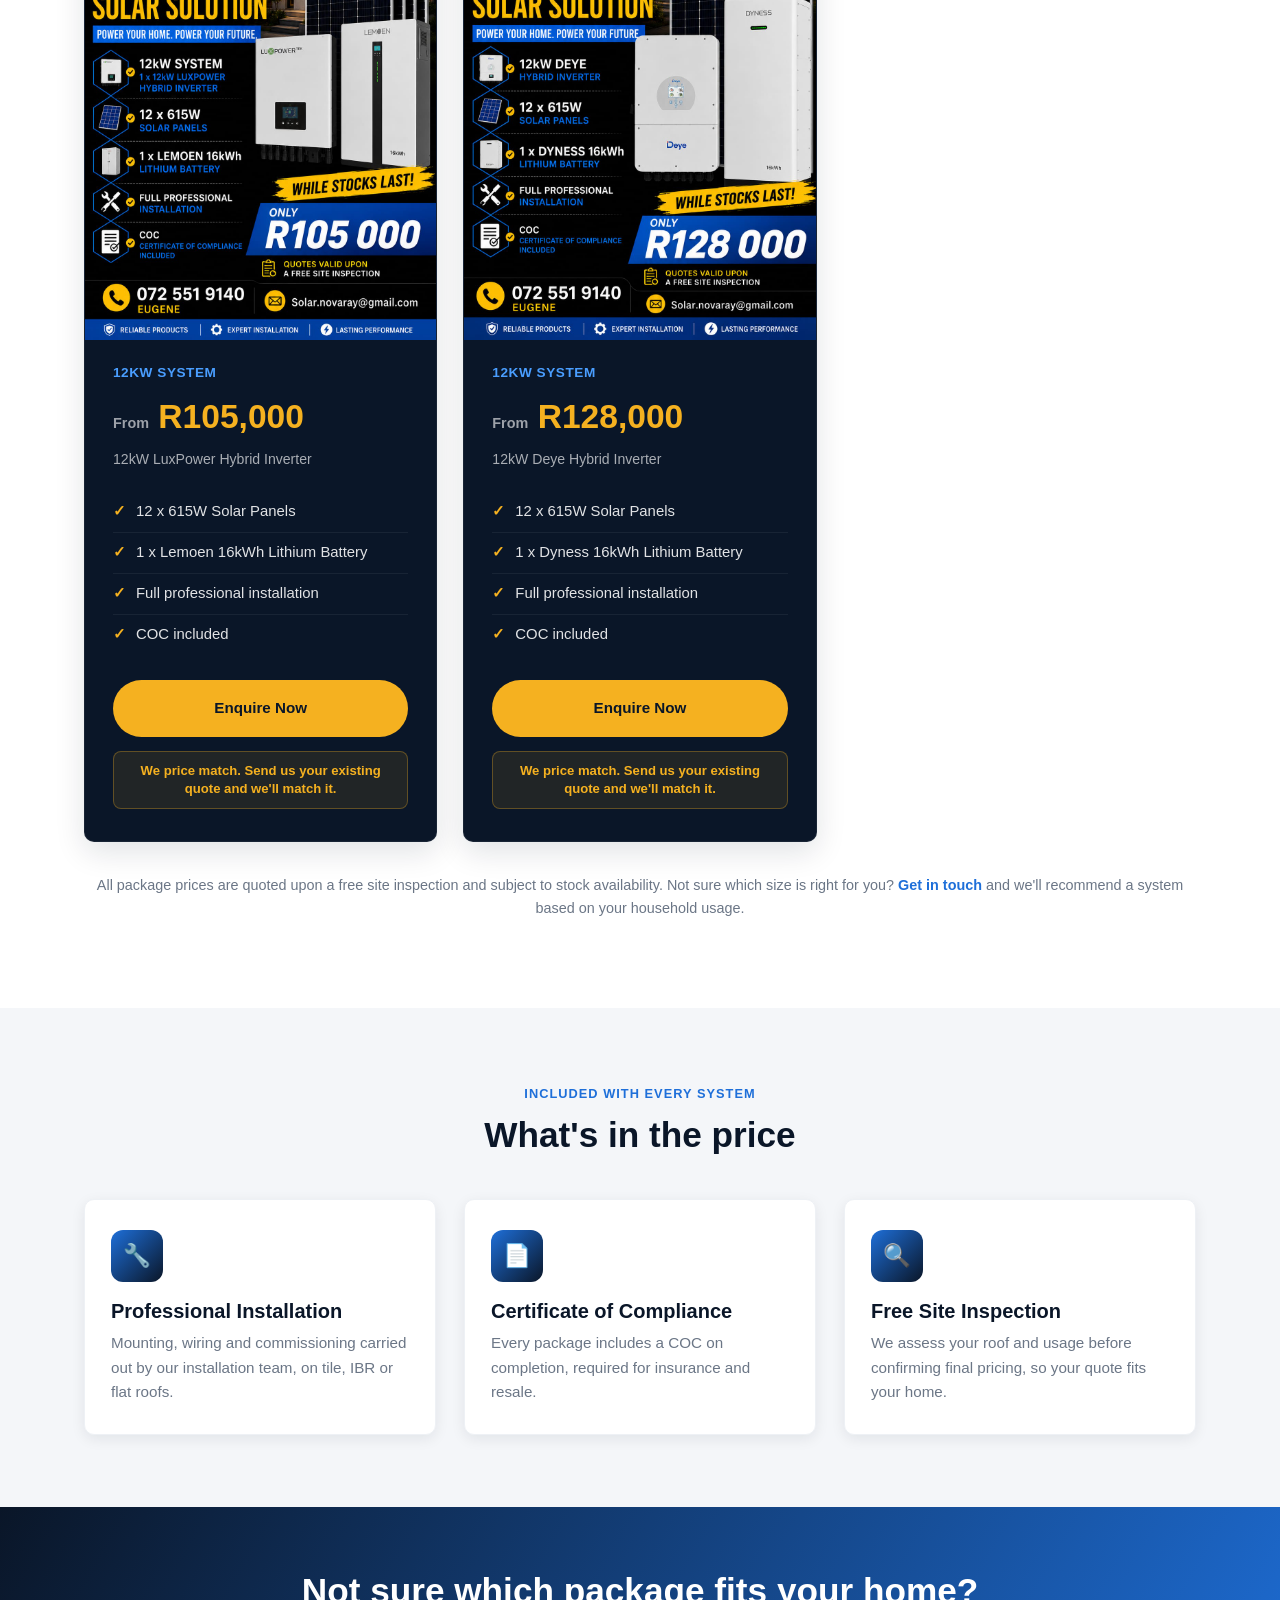
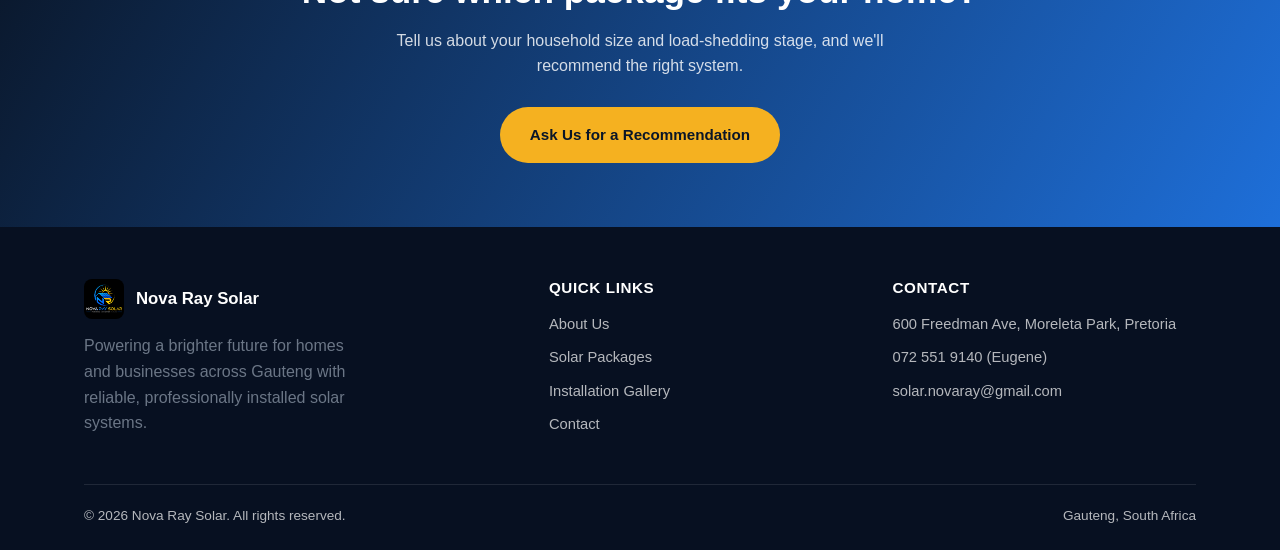
<file: packages.html>
<!DOCTYPE html>
<html lang="en">
<head>
<meta charset="UTF-8">
<meta name="viewport" content="width=device-width, initial-scale=1.0">
<title>Solar Packages &amp; Pricing | Nova Ray Solar</title>
<meta name="description" content="Compare Nova Ray Solar's solar packages: 5kW to 12kW inverter systems with Dyness and Lemoen lithium battery storage. Full installation and COC included.">
<link rel="icon" href="images/favicon.ico" sizes="any">
<link rel="icon" type="image/png" sizes="32x32" href="images/favicon-32x32.png">
<link rel="icon" type="image/png" sizes="16x16" href="images/favicon-16x16.png">
<link rel="apple-touch-icon" sizes="180x180" href="images/apple-touch-icon.png">
<link rel="stylesheet" href="css/styles.css">
</head>
<body>

<header class="site-header">
  <div class="container header-inner">
    <a href="/" class="brand">
      <img src="images/logo.jpeg" alt="Nova Ray Solar logo">
      <div class="brand-text">
        <span class="name">NOVA <span>RAY</span> SOLAR</span>
        <span class="tagline">Powering a Brighter Future</span>
      </div>
    </a>
    <nav class="nav-links">
      <a href="/">Home</a>
      <a href="/about">About</a>
      <a href="/packages" class="active">Packages</a>
      <a href="/gallery">Gallery</a>
      <a href="/contact">Contact</a>
      <a href="/contact" class="nav-cta">Get a Free Quote</a>
    </nav>
    <button class="nav-toggle" aria-label="Toggle menu"><span></span><span></span><span></span></button>
  </div>
</header>

<section class="page-hero">
  <div class="container">
    <h1>Solar Packages</h1>
    <p>Five complete system sizes, from backup essentials to full off-grid-capable installations. All prices include full professional installation and a Certificate of Compliance.</p>
  </div>
</section>

<section class="section">
  <div class="container">
    <div class="package-grid">

      <div class="package-card">
        <div class="package-photo"><img src="images/packages/package-55k.jpeg" alt="Nova Ray Solar R55,000 package: 5kW LuxPower Hybrid Inverter, 6 x 615W solar panels, 1 x Dyness 5.12kWh lithium battery"></div>
        <div class="package-name">5kW System</div>
        <div class="package-price"><small>From</small> R55,000</div>
        <div class="package-sub">5kW LuxPower Hybrid Inverter</div>
        <ul class="package-list">
          <li>6 x 615W Solar Panels</li>
          <li>1 x Dyness 5.12kWh Lithium Battery</li>
          <li>Full professional installation</li>
          <li>COC included</li>
        </ul>
        <a href="/contact" class="btn btn-primary">Enquire Now</a>
        <p class="price-match-note">We price match. Send us your existing quote and we'll match it.</p>
      </div>

      <div class="package-card featured">
        <div class="package-photo"><img src="images/packages/package-65k.jpeg" alt="Nova Ray Solar R65,000 package: 5kW Deye inverter, 6 x 615W solar panels, 1 x Dyness 5.12kWh battery"></div>
        <div class="package-name">5kW System</div>
        <div class="package-price"><small>From</small> R65,000</div>
        <div class="package-sub">5kW Deye Inverter</div>
        <ul class="package-list">
          <li>6 x 615W Solar Panels</li>
          <li>1 x Dyness 5.12kWh Battery</li>
          <li>Full installation and COC included</li>
          <li>Quality guaranteed</li>
        </ul>
        <a href="/contact" class="btn btn-primary">Enquire Now</a>
        <p class="price-match-note">We price match. Send us your existing quote and we'll match it.</p>
      </div>

      <div class="package-card">
        <div class="package-photo"><img src="images/packages/package-100k.jpeg" alt="Nova Ray Solar R100,000 package: 8kW Deye Hybrid Inverter, 10 x 615W solar panels, 2 x Dyness 5.12kWh lithium batteries"></div>
        <div class="package-name">8kW System</div>
        <div class="package-price"><small>From</small> R100,000</div>
        <div class="package-sub">8kW Deye Hybrid Inverter</div>
        <ul class="package-list">
          <li>10 x 615W Solar Panels</li>
          <li>2 x Dyness 5.12kWh Lithium Batteries</li>
          <li>Full professional installation</li>
          <li>COC included</li>
        </ul>
        <a href="/contact" class="btn btn-primary">Enquire Now</a>
        <p class="price-match-note">We price match. Send us your existing quote and we'll match it.</p>
      </div>

      <div class="package-card">
        <div class="package-photo"><img src="images/packages/package-105k.jpeg" alt="Nova Ray Solar R105,000 package: 12kW LuxPower Hybrid Inverter, 12 x 615W solar panels, 1 x Lemoen 16kWh lithium battery"></div>
        <div class="package-name">12kW System</div>
        <div class="package-price"><small>From</small> R105,000</div>
        <div class="package-sub">12kW LuxPower Hybrid Inverter</div>
        <ul class="package-list">
          <li>12 x 615W Solar Panels</li>
          <li>1 x Lemoen 16kWh Lithium Battery</li>
          <li>Full professional installation</li>
          <li>COC included</li>
        </ul>
        <a href="/contact" class="btn btn-primary">Enquire Now</a>
        <p class="price-match-note">We price match. Send us your existing quote and we'll match it.</p>
      </div>

      <div class="package-card">
        <div class="package-photo"><img src="images/packages/package-128k.jpeg" alt="Nova Ray Solar R128,000 package: 12kW Deye Hybrid Inverter, 12 x 615W solar panels, 1 x Dyness 16kWh lithium battery"></div>
        <div class="package-name">12kW System</div>
        <div class="package-price"><small>From</small> R128,000</div>
        <div class="package-sub">12kW Deye Hybrid Inverter</div>
        <ul class="package-list">
          <li>12 x 615W Solar Panels</li>
          <li>1 x Dyness 16kWh Lithium Battery</li>
          <li>Full professional installation</li>
          <li>COC included</li>
        </ul>
        <a href="/contact" class="btn btn-primary">Enquire Now</a>
        <p class="price-match-note">We price match. Send us your existing quote and we'll match it.</p>
      </div>

    </div>

    <!-- PLACEHOLDER: confirm current pricing before publishing. Flyer pricing marked "while stocks last" and may change -->
    <p class="package-note">All package prices are quoted upon a free site inspection and subject to stock availability. Not sure which size is right for you? <a href="/contact" style="color:var(--blue);font-weight:700;">Get in touch</a> and we'll recommend a system based on your household usage.</p>
  </div>
</section>

<section class="section section-alt">
  <div class="container">
    <div class="section-head">
      <span class="eyebrow">Included With Every System</span>
      <h2>What's in the price</h2>
    </div>
    <div class="feature-grid">
      <div class="feature-card">
        <div class="feature-icon">&#128295;</div>
        <h3>Professional Installation</h3>
        <p>Mounting, wiring and commissioning carried out by our installation team, on tile, IBR or flat roofs.</p>
      </div>
      <div class="feature-card">
        <div class="feature-icon">&#128196;</div>
        <h3>Certificate of Compliance</h3>
        <p>Every package includes a COC on completion, required for insurance and resale.</p>
      </div>
      <div class="feature-card">
        <div class="feature-icon">&#128269;</div>
        <h3>Free Site Inspection</h3>
        <p>We assess your roof and usage before confirming final pricing, so your quote fits your home.</p>
      </div>
    </div>
  </div>
</section>

<section class="cta-band">
  <div class="container">
    <h2>Not sure which package fits your home?</h2>
    <p>Tell us about your household size and load-shedding stage, and we'll recommend the right system.</p>
    <a href="/contact" class="btn btn-primary">Ask Us for a Recommendation</a>
  </div>
</section>

<footer class="site-footer">
  <div class="container">
    <div class="footer-grid">
      <div>
        <div class="footer-brand">
          <img src="images/logo.jpeg" alt="Nova Ray Solar logo">
          <span>Nova Ray Solar</span>
        </div>
        <p style="max-width:280px;">Powering a brighter future for homes and businesses across Gauteng with reliable, professionally installed solar systems.</p>
      </div>
      <div>
        <h4>Quick Links</h4>
        <ul>
          <li><a href="/about">About Us</a></li>
          <li><a href="/packages">Solar Packages</a></li>
          <li><a href="/gallery">Installation Gallery</a></li>
          <li><a href="/contact">Contact</a></li>
        </ul>
      </div>
      <div>
        <h4>Contact</h4>
        <ul>
          <li>600 Freedman Ave, Moreleta Park, Pretoria</li>
          <li><a href="tel:+27725519140">072 551 9140 (Eugene)</a></li>
          <li><a href="mailto:solar.novaray@gmail.com">solar.novaray@gmail.com</a></li>
        </ul>
      </div>
    </div>
    <div class="footer-bottom">
      <span>&copy; <span id="year"></span> Nova Ray Solar. All rights reserved.</span>
      <span>Gauteng, South Africa</span>
    </div>
  </div>
</footer>

<a href="https://wa.me/27725519140?text=Hi%20Nova%20Ray%20Solar%2C%20I%27d%20like%20to%20find%20out%20more%20about%20your%20solar%20packages." class="whatsapp-float" target="_blank" rel="noopener" aria-label="Chat with us on WhatsApp">
  <svg viewBox="0 0 32 32" fill="white" xmlns="http://www.w3.org/2000/svg"><path d="M16.004 3C9.376 3 4 8.373 4 15c0 2.386.7 4.605 1.907 6.47L4 29l7.72-1.87A11.9 11.9 0 0 0 16.004 27C22.63 27 28 21.627 28 15S22.63 3 16.004 3zm0 21.7c-1.99 0-3.87-.55-5.47-1.5l-.39-.23-4.58 1.11 1.13-4.46-.25-.4A9.6 9.6 0 0 1 6.3 15c0-5.36 4.35-9.7 9.7-9.7 5.36 0 9.7 4.34 9.7 9.7 0 5.35-4.34 9.7-9.7 9.7zm5.32-7.26c-.29-.15-1.72-.85-1.99-.95-.27-.1-.46-.15-.66.15-.2.29-.76.95-.93 1.15-.17.2-.34.22-.63.07-.29-.15-1.22-.45-2.33-1.44-.86-.77-1.44-1.72-1.61-2.01-.17-.29-.02-.45.13-.6.13-.13.29-.34.44-.51.15-.17.2-.29.29-.49.1-.2.05-.37-.02-.51-.07-.15-.66-1.59-.9-2.18-.24-.57-.48-.49-.66-.5h-.56c-.2 0-.51.07-.78.37-.27.29-1.02 1-1.02 2.43 0 1.43 1.05 2.82 1.19 3.01.15.2 2.06 3.14 5 4.4.7.3 1.24.48 1.67.62.7.22 1.34.19 1.84.12.56-.08 1.72-.7 1.96-1.38.24-.68.24-1.26.17-1.38-.07-.12-.26-.2-.55-.35z"/></svg>
</a>

<script src="js/main.js"></script>
</body>
</html>
</file>
<file: css/styles.css>
/* Nova Ray Solar: site styles */

:root {
  --navy: #0a1628;
  --navy-light: #12233d;
  --blue: #1e6fd9;
  --blue-light: #4a9eff;
  --gold: #f5b120;
  --white: #ffffff;
  --gray-light: #f4f6f9;
  --gray: #6b7686;
  --gray-dark: #2b3444;
  --radius: 10px;
  --shadow: 0 10px 30px rgba(10, 22, 40, 0.12);
  --shadow-sm: 0 4px 14px rgba(10, 22, 40, 0.08);
}

* { box-sizing: border-box; }

html { scroll-behavior: smooth; overflow-x: hidden; }

body {
  margin: 0;
  font-family: "Segoe UI", -apple-system, BlinkMacSystemFont, Roboto, Helvetica, Arial, sans-serif;
  color: var(--gray-dark);
  background: var(--white);
  line-height: 1.6;
  overflow-x: hidden;
}

img { max-width: 100%; display: block; }

a { color: inherit; text-decoration: none; }

.container {
  max-width: 1160px;
  margin: 0 auto;
  padding: 0 24px;
}

h1, h2, h3, h4 {
  font-family: "Segoe UI", Roboto, Helvetica, Arial, sans-serif;
  font-weight: 800;
  line-height: 1.15;
  color: var(--navy);
  margin: 0 0 16px;
}

h2 { font-size: clamp(1.6rem, 3vw, 2.2rem); }
h3 { font-size: 1.25rem; }

p { margin: 0 0 16px; color: var(--gray); }

.section { padding: 72px 0; }
.section-alt { background: var(--gray-light); }

.eyebrow {
  display: inline-block;
  font-size: 0.8rem;
  font-weight: 700;
  letter-spacing: 0.08em;
  text-transform: uppercase;
  color: var(--blue);
  margin-bottom: 10px;
}

.section-head {
  max-width: 640px;
  margin: 0 auto 44px;
  text-align: center;
}

.section-head p { margin: 0; }

/* Buttons */
.btn {
  display: inline-flex;
  align-items: center;
  gap: 8px;
  padding: 14px 28px;
  border-radius: 999px;
  font-weight: 700;
  font-size: 0.95rem;
  border: 2px solid transparent;
  cursor: pointer;
  transition: transform 0.15s ease, box-shadow 0.15s ease, background 0.15s ease;
}

.btn-primary {
  background: var(--gold);
  color: var(--navy);
}
.btn-primary:hover { transform: translateY(-2px); box-shadow: 0 8px 20px rgba(245, 177, 32, 0.4); }

.btn-outline {
  background: transparent;
  border-color: rgba(255, 255, 255, 0.5);
  color: var(--white);
}
.btn-outline:hover { background: rgba(255, 255, 255, 0.12); }

.btn-dark-outline {
  background: transparent;
  border-color: var(--navy);
  color: var(--navy);
}
.btn-dark-outline:hover { background: var(--navy); color: var(--white); }

/* Header */
.site-header {
  position: sticky;
  top: 0;
  z-index: 100;
  background: var(--navy);
  box-shadow: 0 2px 12px rgba(0, 0, 0, 0.15);
}

.header-inner {
  display: flex;
  align-items: center;
  justify-content: space-between;
  padding: 12px 24px;
}

.brand {
  display: flex;
  align-items: center;
  gap: 12px;
}

.brand img {
  height: 48px;
  width: 48px;
  border-radius: 8px;
  object-fit: cover;
}

.brand-text {
  display: flex;
  flex-direction: column;
  line-height: 1.2;
}

.brand-text .name {
  font-weight: 800;
  font-size: 1.15rem;
  color: var(--white);
  letter-spacing: 0.01em;
}

.brand-text .name span { color: var(--gold); }

.brand-text .tagline {
  font-size: 0.7rem;
  letter-spacing: 0.06em;
  text-transform: uppercase;
  color: var(--blue-light);
}

.nav-links {
  display: flex;
  align-items: center;
  gap: 32px;
}

.nav-links a {
  color: var(--white);
  font-weight: 600;
  font-size: 0.95rem;
  opacity: 0.88;
  transition: opacity 0.15s ease, color 0.15s ease;
}

.nav-links a:hover,
.nav-links a.active { opacity: 1; color: var(--gold); }

.nav-cta {
  background: var(--gold);
  color: var(--navy) !important;
  padding: 10px 20px;
  border-radius: 999px;
  opacity: 1 !important;
}
.nav-cta:hover { color: var(--navy) !important; filter: brightness(1.05); }

.nav-toggle {
  display: none;
  flex-direction: column;
  gap: 5px;
  background: none;
  border: none;
  cursor: pointer;
  padding: 6px;
}
.nav-toggle span {
  width: 26px;
  height: 3px;
  background: var(--white);
  border-radius: 2px;
}

/* Hero */
.hero {
  background:
    linear-gradient(120deg, rgba(10, 22, 40, 0.92), rgba(10, 22, 40, 0.75)),
    linear-gradient(120deg, var(--navy), var(--navy-light));
  color: var(--white);
  padding: 90px 0 100px;
  position: relative;
  overflow: hidden;
}

.hero::after {
  content: "";
  position: absolute;
  right: -120px;
  top: -120px;
  width: 420px;
  height: 420px;
  background: radial-gradient(circle, rgba(245, 177, 32, 0.25), transparent 70%);
  border-radius: 50%;
}

.hero-inner {
  display: grid;
  grid-template-columns: 1.1fr 0.9fr;
  gap: 48px;
  align-items: center;
  position: relative;
}

.hero-eyebrow {
  display: inline-block;
  background: rgba(245, 177, 32, 0.15);
  border: 1px solid rgba(245, 177, 32, 0.4);
  color: var(--gold);
  padding: 6px 14px;
  border-radius: 999px;
  font-size: 0.78rem;
  font-weight: 700;
  letter-spacing: 0.06em;
  text-transform: uppercase;
  margin-bottom: 18px;
}

.hero h1 {
  color: var(--white);
  font-size: clamp(2.1rem, 4.2vw, 3.1rem);
  margin-bottom: 18px;
}

.hero h1 span { color: var(--gold); }

.hero p.lead {
  color: rgba(255, 255, 255, 0.82);
  font-size: 1.08rem;
  max-width: 480px;
}

.hero-actions {
  display: flex;
  gap: 16px;
  flex-wrap: wrap;
  margin-top: 8px;
}

.hero-photo {
  border-radius: var(--radius);
  overflow: hidden;
  box-shadow: var(--shadow);
  border: 4px solid rgba(255, 255, 255, 0.08);
}

.hero-stats {
  display: grid;
  grid-template-columns: repeat(3, 1fr);
  gap: 20px;
  margin-top: 48px;
  padding-top: 32px;
  border-top: 1px solid rgba(255, 255, 255, 0.15);
}

.hero-stats .stat-num {
  font-size: 1.8rem;
  font-weight: 800;
  color: var(--gold);
}

.hero-stats .stat-label {
  font-size: 0.82rem;
  color: rgba(255, 255, 255, 0.7);
  text-transform: uppercase;
  letter-spacing: 0.04em;
}

/* Feature grid */
.feature-grid {
  display: grid;
  grid-template-columns: repeat(3, 1fr);
  gap: 28px;
}

.feature-grid.feature-grid-4 {
  grid-template-columns: repeat(4, 1fr);
}

.feature-card {
  background: var(--white);
  border-radius: var(--radius);
  padding: 30px 26px;
  box-shadow: var(--shadow-sm);
  border: 1px solid #eef1f5;
}

.feature-icon {
  width: 52px;
  height: 52px;
  border-radius: 12px;
  background: linear-gradient(135deg, var(--blue), var(--navy));
  display: flex;
  align-items: center;
  justify-content: center;
  margin-bottom: 18px;
  color: var(--gold);
  font-size: 1.4rem;
}

.feature-card h3 { margin-bottom: 8px; }
.feature-card p { margin: 0; font-size: 0.95rem; }

/* Package cards */
.package-grid {
  display: grid;
  grid-template-columns: repeat(auto-fit, minmax(280px, 1fr));
  gap: 26px;
}

.package-card {
  background: var(--navy);
  color: var(--white);
  border-radius: var(--radius);
  padding: 32px 28px;
  box-shadow: var(--shadow);
  display: flex;
  flex-direction: column;
  position: relative;
  border: 1px solid rgba(255, 255, 255, 0.06);
}

.package-card.featured {
  border: 2px solid var(--gold);
}

.package-photo {
  margin: -32px -28px 22px;
  border-radius: var(--radius) var(--radius) 0 0;
  overflow: hidden;
  line-height: 0;
}

.package-photo img { width: 100%; height: auto; }

.package-card.featured::before {
  content: "Most Popular";
  position: absolute;
  top: -13px;
  left: 28px;
  background: var(--gold);
  color: var(--navy);
  font-size: 0.7rem;
  font-weight: 800;
  letter-spacing: 0.04em;
  text-transform: uppercase;
  padding: 5px 12px;
  border-radius: 999px;
}

.package-name {
  font-size: 0.85rem;
  font-weight: 700;
  color: var(--blue-light);
  text-transform: uppercase;
  letter-spacing: 0.04em;
  margin-bottom: 6px;
}

.package-price {
  font-size: 2.1rem;
  font-weight: 800;
  color: var(--gold);
  margin-bottom: 4px;
}

.package-price small {
  font-size: 0.9rem;
  color: rgba(255, 255, 255, 0.6);
  font-weight: 600;
}

.package-sub {
  color: rgba(255, 255, 255, 0.65);
  font-size: 0.88rem;
  margin-bottom: 22px;
}

.package-list {
  list-style: none;
  padding: 0;
  margin: 0 0 26px;
  flex-grow: 1;
}

.package-list li {
  display: flex;
  align-items: flex-start;
  gap: 10px;
  padding: 8px 0;
  font-size: 0.93rem;
  color: rgba(255, 255, 255, 0.88);
  border-bottom: 1px solid rgba(255, 255, 255, 0.06);
}

.package-list li:last-child { border-bottom: none; }

.package-list li::before {
  content: "\2713";
  color: var(--gold);
  font-weight: 800;
  flex-shrink: 0;
}

.package-card .btn {
  width: 100%;
  justify-content: center;
}

.price-match-note {
  margin: 14px 0 0;
  padding: 10px 14px;
  border-radius: 8px;
  background: rgba(245, 177, 32, 0.1);
  border: 1px solid rgba(245, 177, 32, 0.3);
  color: var(--gold);
  font-size: 0.82rem;
  font-weight: 600;
  text-align: center;
  line-height: 1.4;
}

.package-note {
  text-align: center;
  color: var(--gray);
  font-size: 0.9rem;
  margin-top: 32px;
}

/* Process steps */
.steps {
  display: grid;
  grid-template-columns: repeat(4, 1fr);
  gap: 24px;
}

.step {
  text-align: center;
  padding: 8px;
}

.step-num {
  width: 44px;
  height: 44px;
  border-radius: 50%;
  background: var(--navy);
  color: var(--gold);
  font-weight: 800;
  display: flex;
  align-items: center;
  justify-content: center;
  margin: 0 auto 16px;
}

.step h3 { font-size: 1.05rem; margin-bottom: 6px; }
.step p { font-size: 0.9rem; margin: 0; }

/* Gallery */
.gallery-grid {
  display: grid;
  grid-template-columns: repeat(auto-fit, minmax(240px, 1fr));
  gap: 18px;
}

.gallery-grid figure {
  margin: 0;
  border-radius: var(--radius);
  overflow: hidden;
  box-shadow: var(--shadow-sm);
  aspect-ratio: 4 / 3;
}

.gallery-grid img {
  width: 100%;
  height: 100%;
  object-fit: cover;
  transition: transform 0.3s ease;
}

.gallery-grid figure:hover img { transform: scale(1.06); }

/* About */
.about-grid {
  display: grid;
  grid-template-columns: 1fr 1fr;
  gap: 48px;
  align-items: center;
}

.about-grid img {
  border-radius: var(--radius);
  box-shadow: var(--shadow);
}

.value-list {
  list-style: none;
  padding: 0;
  margin: 24px 0 0;
  display: grid;
  gap: 16px;
}

.value-list li {
  display: flex;
  gap: 14px;
  align-items: flex-start;
}

.value-list .dot {
  width: 10px;
  height: 10px;
  border-radius: 50%;
  background: var(--gold);
  margin-top: 8px;
  flex-shrink: 0;
}

.value-list strong { color: var(--navy); display: block; margin-bottom: 2px; }

/* Contact */
.contact-grid {
  display: grid;
  grid-template-columns: 1fr 1fr;
  gap: 48px;
}

.contact-card {
  background: var(--navy);
  color: var(--white);
  border-radius: var(--radius);
  padding: 40px 34px;
}

.contact-card h3 { color: var(--white); }

.contact-item {
  display: flex;
  gap: 14px;
  align-items: flex-start;
  margin-bottom: 22px;
}

.contact-item .icon {
  width: 40px;
  height: 40px;
  border-radius: 10px;
  background: rgba(245, 177, 32, 0.15);
  color: var(--gold);
  display: flex;
  align-items: center;
  justify-content: center;
  flex-shrink: 0;
}

.contact-item a,
.contact-item span { color: rgba(255, 255, 255, 0.88); }

.contact-item strong { display: block; color: var(--white); margin-bottom: 2px; }

form {
  display: grid;
  gap: 16px;
}

.form-row {
  display: grid;
  grid-template-columns: 1fr 1fr;
  gap: 16px;
}

label {
  font-size: 0.85rem;
  font-weight: 700;
  color: var(--navy);
  margin-bottom: 6px;
  display: block;
}

input, select, textarea {
  width: 100%;
  padding: 12px 14px;
  border-radius: 8px;
  border: 1.5px solid #dde3ea;
  font-size: 0.95rem;
  font-family: inherit;
  color: var(--gray-dark);
}

input:focus, select:focus, textarea:focus {
  outline: none;
  border-color: var(--blue);
}

textarea { resize: vertical; min-height: 120px; }

.form-note {
  font-size: 0.82rem;
  color: var(--gray);
  margin: 0;
}
.form-note.is-success { color: #1a7f37; font-weight: 600; }
.form-note.is-error { color: #c62828; font-weight: 600; }
.form-fallback { margin-top: 12px; }
.form-honey { position: absolute; left: -9999px; width: 1px; height: 1px; opacity: 0; }
button[disabled] { opacity: 0.7; cursor: wait; transform: none; }

/* CTA band */
.cta-band {
  background: linear-gradient(120deg, var(--navy), var(--blue));
  color: var(--white);
  text-align: center;
  padding: 64px 0;
}

.cta-band h2 { color: var(--white); }
.cta-band p { color: rgba(255, 255, 255, 0.82); max-width: 520px; margin: 0 auto 28px; }

/* Footer */
.site-footer {
  background: #071021;
  color: rgba(255, 255, 255, 0.7);
  padding: 52px 0 24px;
}

.footer-grid {
  display: grid;
  grid-template-columns: 1.4fr 1fr 1fr;
  gap: 40px;
  padding-bottom: 32px;
  border-bottom: 1px solid rgba(255, 255, 255, 0.1);
}

.footer-brand { display: flex; gap: 12px; align-items: center; margin-bottom: 14px; }
.footer-brand img { height: 40px; width: 40px; border-radius: 8px; }
.footer-brand span { font-weight: 800; color: var(--white); font-size: 1.05rem; }

.site-footer h4 {
  color: var(--white);
  font-size: 0.95rem;
  text-transform: uppercase;
  letter-spacing: 0.04em;
  margin-bottom: 16px;
}

.site-footer ul { list-style: none; padding: 0; margin: 0; }
.site-footer li { margin-bottom: 10px; font-size: 0.92rem; }
.site-footer a:hover { color: var(--gold); }

.footer-bottom {
  padding-top: 20px;
  display: flex;
  justify-content: space-between;
  flex-wrap: wrap;
  gap: 10px;
  font-size: 0.85rem;
}

/* Page hero (inner pages) */
.page-hero {
  background: linear-gradient(120deg, var(--navy), var(--navy-light));
  color: var(--white);
  padding: 64px 0;
  text-align: center;
}
.page-hero h1 { color: var(--white); margin-bottom: 10px; }
.page-hero p { color: rgba(255, 255, 255, 0.75); max-width: 560px; margin: 0 auto; }

/* WhatsApp floating button */
.whatsapp-float {
  position: fixed;
  right: 24px;
  bottom: 24px;
  z-index: 200;
  width: 60px;
  height: 60px;
  border-radius: 50%;
  background: #25d366;
  display: flex;
  align-items: center;
  justify-content: center;
  box-shadow: 0 8px 22px rgba(0, 0, 0, 0.28);
  transition: transform 0.15s ease, box-shadow 0.15s ease;
}

.whatsapp-float:hover {
  transform: translateY(-3px) scale(1.05);
  box-shadow: 0 12px 26px rgba(0, 0, 0, 0.32);
}

.whatsapp-float svg { width: 30px; height: 30px; }

@media (max-width: 700px) {
  .whatsapp-float {
    right: 16px;
    bottom: 16px;
    width: 54px;
    height: 54px;
  }
  .whatsapp-float svg { width: 27px; height: 27px; }
}

/* Responsive */
@media (max-width: 900px) {
  .hero-inner, .about-grid, .contact-grid { grid-template-columns: 1fr; }
  .feature-grid, .feature-grid.feature-grid-4 { grid-template-columns: 1fr 1fr; }
  .steps { grid-template-columns: 1fr 1fr; }
  .footer-grid { grid-template-columns: 1fr 1fr; }
  .hero-photo { order: -1; }
}

@media (max-width: 700px) {
  .nav-links {
    position: absolute;
    top: 100%;
    left: 0;
    right: 0;
    background: var(--navy);
    flex-direction: column;
    align-items: flex-start;
    padding: 20px 24px 28px;
    gap: 18px;
    display: none;
    box-shadow: var(--shadow);
  }
  .nav-links.open { display: flex; }
  .nav-toggle { display: flex; }
  .feature-grid, .feature-grid.feature-grid-4 { grid-template-columns: 1fr; }
  .steps { grid-template-columns: 1fr; }
  .footer-grid { grid-template-columns: 1fr; }
  .hero-stats { grid-template-columns: 1fr; gap: 14px; }
  .form-row { grid-template-columns: 1fr; }
}
</file>
